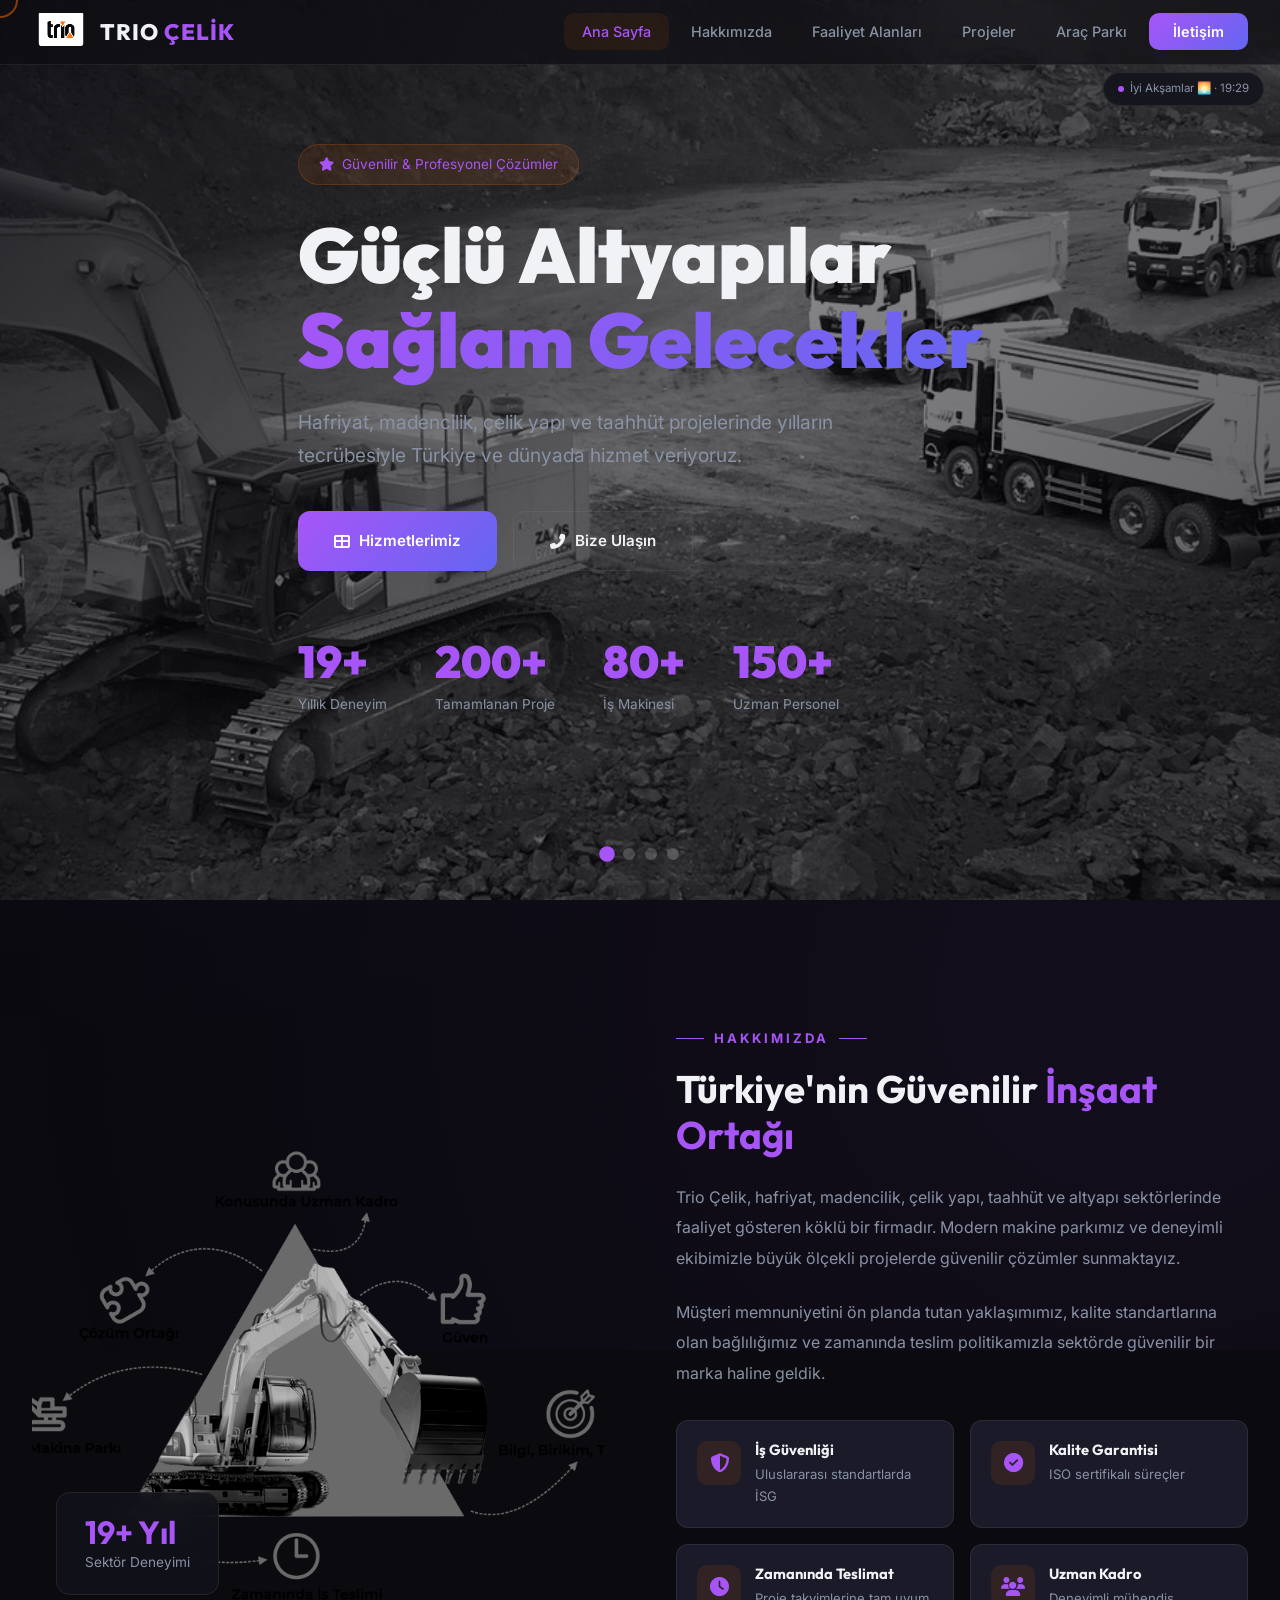
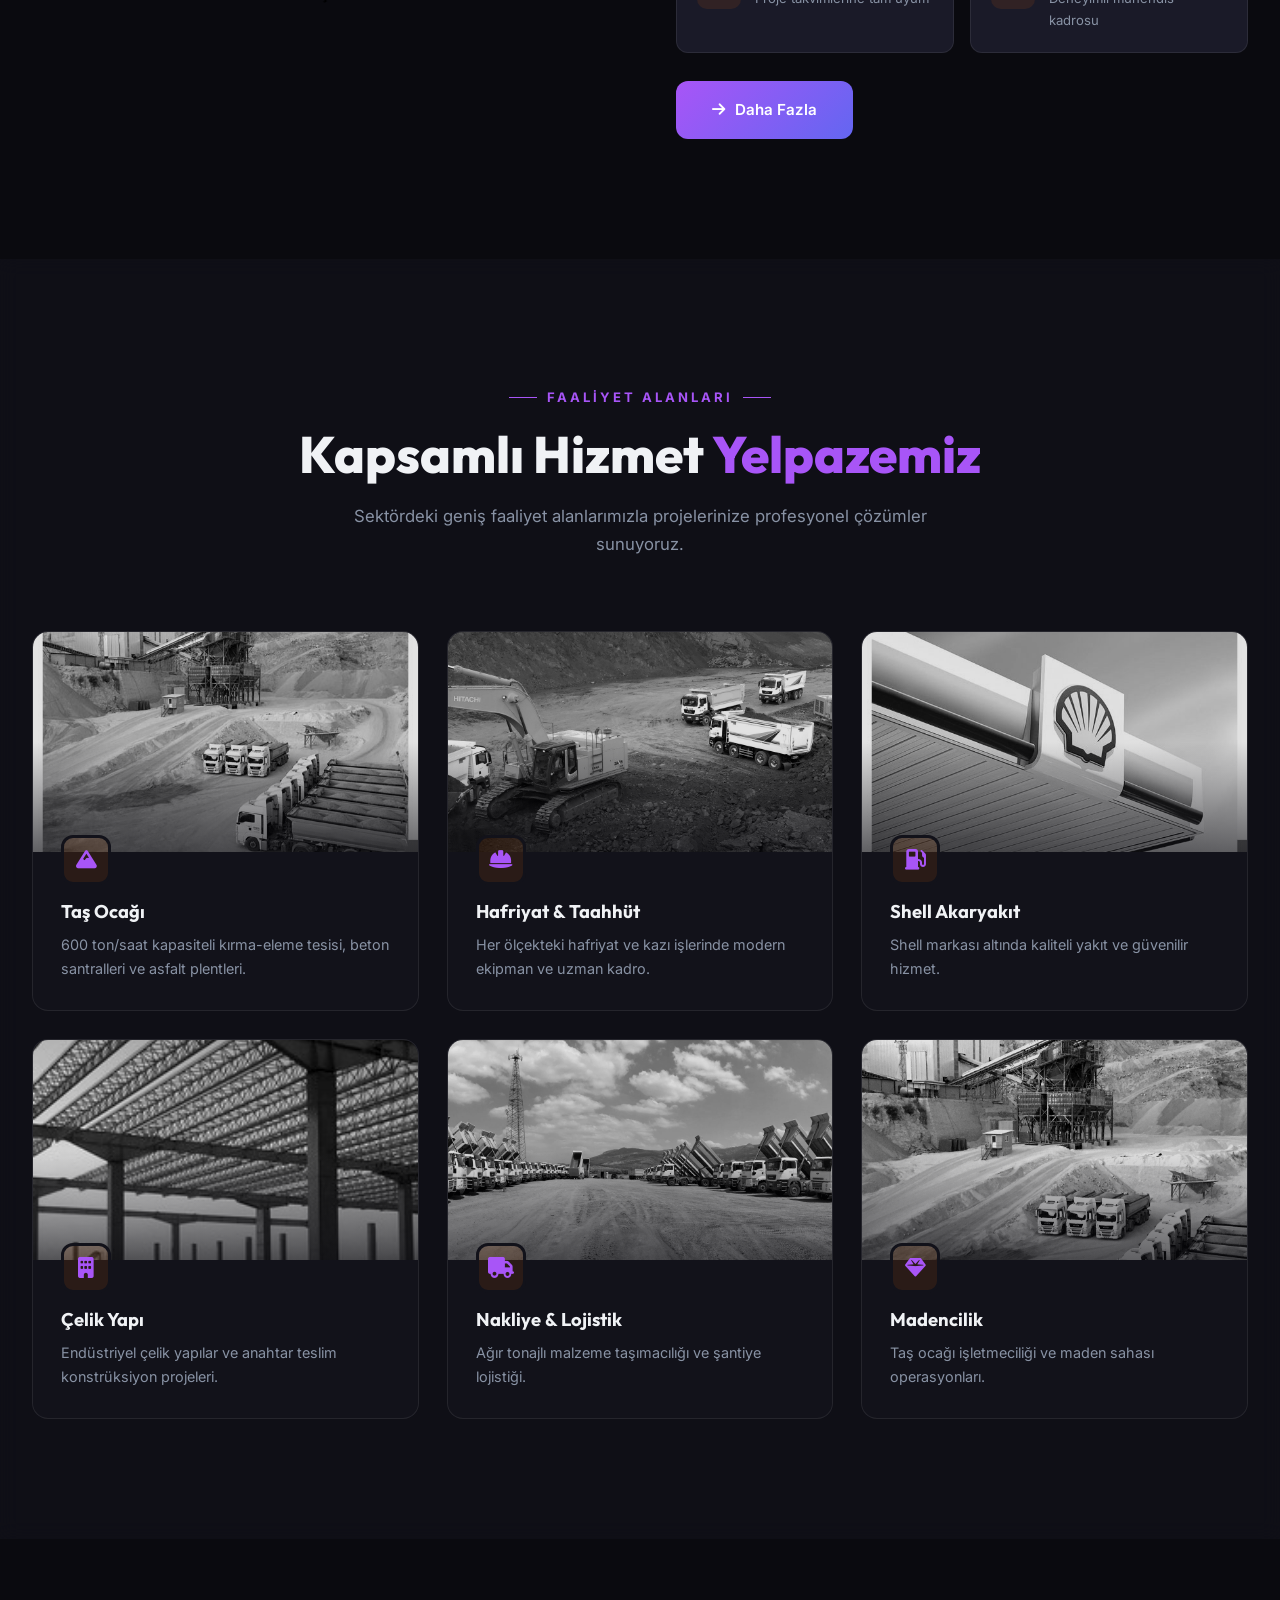
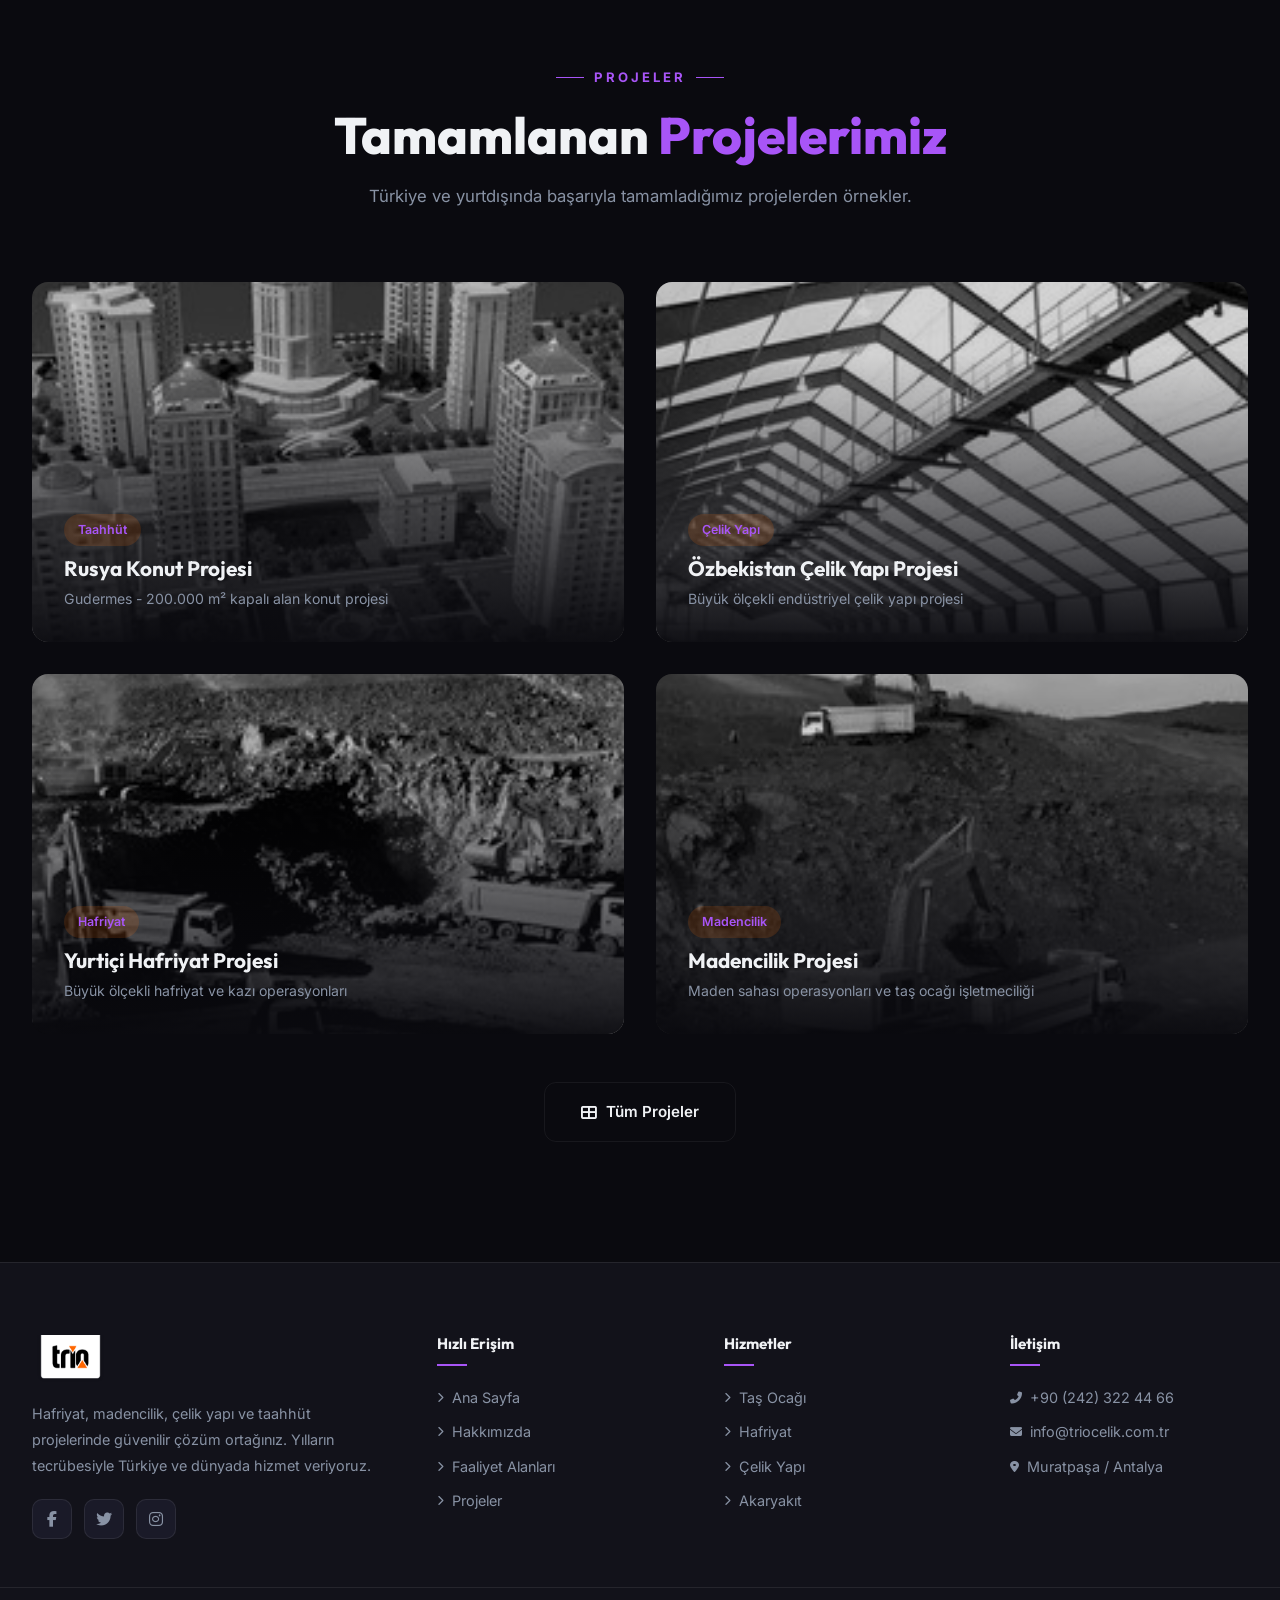
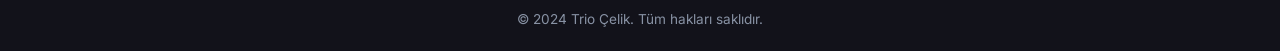
<file: index.html>
<!DOCTYPE html>
<html lang="tr">
<head>
    <meta charset="UTF-8">
    <meta name="viewport" content="width=device-width, initial-scale=1.0">
    <title>Trio Çelik | Hafriyat, Madencilik & Çelik Yapı</title>
    <meta name="description" content="Trio Çelik - Hafriyat, madencilik, çelik yapı, taahhüt ve akaryakıt sektörlerinde güvenilir çözümler. Antalya merkezli, uluslararası projeler.">
    <link rel="icon" href="images/real/logo.png" type="image/png">
    <link rel="stylesheet" href="css/main.css">
    <link rel="stylesheet" href="https://cdnjs.cloudflare.com/ajax/libs/font-awesome/6.5.1/css/all.min.css">
</head>
<body>

<!-- Flying Bricks Background -->
<div class="bricks-canvas"></div>

<!-- Preloader -->
<div id="preloader">
    <div class="loader-container">
        <img src="images/real/logo.png" alt="Trio Çelik" class="loader-logo">
        <div class="loader-bar"><div class="loader-bar-fill"></div></div>
    </div>
</div>

<!-- Navbar -->
<nav class="navbar" id="navbar">
    <div class="nav-inner">
        <a href="index.html" class="nav-logo">
            <img src="images/real/logo.png" alt="Trio Çelik Logo">
            <div class="nav-logo-text">TRIO <span>ÇELİK</span></div>
        </a>
        <ul class="nav-links" id="navLinks">
            <li><a href="index.html" class="active">Ana Sayfa</a></li>
            <li><a href="pages/hakkimizda.html">Hakkımızda</a></li>
            <li><a href="pages/faaliyet.html">Faaliyet Alanları</a></li>
            <li><a href="pages/projeler.html">Projeler</a></li>
            <li><a href="pages/arac-parki.html">Araç Parkı</a></li>
            <li><a href="pages/iletisim.html" class="nav-cta">İletişim</a></li>
        </ul>
        <button class="hamburger" id="hamburger" aria-label="Menü">
            <span></span><span></span><span></span>
        </button>
    </div>
</nav>

<!-- Hero -->
<section class="hero" id="hero">
    <div class="hero-slider">
        <div class="hero-slide active" style="background-image:url('images/real/slayt2-1.jpg')"></div>
        <div class="hero-slide" style="background-image:url('images/real/slayt3.jpg')"></div>
        <div class="hero-slide" style="background-image:url('images/real/slayt4.jpg')"></div>
        <div class="hero-slide" style="background-image:url('images/real/slayt5.jpg')"></div>
    </div>
    <div class="hero-overlay"></div>
    <div class="hero-content">
        <div class="hero-badge">
            <i class="fas fa-star"></i> Güvenilir & Profesyonel Çözümler
        </div>
        <h1>Güçlü Altyapılar<br><em>Sağlam Gelecekler</em></h1>
        <p>Hafriyat, madencilik, çelik yapı ve taahhüt projelerinde yılların tecrübesiyle Türkiye ve dünyada hizmet veriyoruz.</p>
        <div class="hero-btns">
            <a href="pages/faaliyet.html" class="btn btn-primary">
                <i class="fas fa-th-large"></i> Hizmetlerimiz
            </a>
            <a href="pages/iletisim.html" class="btn btn-outline">
                <i class="fas fa-phone-alt"></i> Bize Ulaşın
            </a>
        </div>
        <div class="hero-stats">
            <div class="hero-stat">
                <h3 id="counterYears">19+</h3>
                <p>Yıllık Deneyim</p>
            </div>
            <div class="hero-stat">
                <h3 id="counterProjects">200+</h3>
                <p>Tamamlanan Proje</p>
            </div>
            <div class="hero-stat">
                <h3 id="counterVehicles">80+</h3>
                <p>İş Makinesi</p>
            </div>
            <div class="hero-stat">
                <h3 id="counterWorkers">150+</h3>
                <p>Uzman Personel</p>
            </div>
        </div>
    </div>
    <div class="hero-slide-dots">
        <button class="hero-dot active"></button>
        <button class="hero-dot"></button>
        <button class="hero-dot"></button>
        <button class="hero-dot"></button>
    </div>
</section>

<!-- About Preview -->
<section class="section section-dark" id="about">
    <div class="container">
        <div class="about-grid">
            <div class="about-image reveal">
                <img src="images/real/hosgeldiniz1.png" alt="Trio Çelik - Güvenilir Çözüm Ortağı">
                <div class="about-image-badge">
                    <h4>19+ Yıl</h4>
                    <p>Sektör Deneyimi</p>
                </div>
            </div>
            <div class="about-text reveal">
                <div class="section-label">Hakkımızda</div>
                <h2>Türkiye'nin Güvenilir <em>İnşaat Ortağı</em></h2>
                <p>Trio Çelik, hafriyat, madencilik, çelik yapı, taahhüt ve altyapı sektörlerinde faaliyet gösteren köklü bir firmadır. Modern makine parkımız ve deneyimli ekibimizle büyük ölçekli projelerde güvenilir çözümler sunmaktayız.</p>
                <p>Müşteri memnuniyetini ön planda tutan yaklaşımımız, kalite standartlarına olan bağlılığımız ve zamanında teslim politikamızla sektörde güvenilir bir marka haline geldik.</p>
                <div class="about-features">
                    <div class="about-feature">
                        <div class="icon"><i class="fas fa-shield-alt"></i></div>
                        <div><h5>İş Güvenliği</h5><p>Uluslararası standartlarda İSG</p></div>
                    </div>
                    <div class="about-feature">
                        <div class="icon"><i class="fas fa-check-circle"></i></div>
                        <div><h5>Kalite Garantisi</h5><p>ISO sertifikalı süreçler</p></div>
                    </div>
                    <div class="about-feature">
                        <div class="icon"><i class="fas fa-clock"></i></div>
                        <div><h5>Zamanında Teslimat</h5><p>Proje takvimlerine tam uyum</p></div>
                    </div>
                    <div class="about-feature">
                        <div class="icon"><i class="fas fa-users"></i></div>
                        <div><h5>Uzman Kadro</h5><p>Deneyimli mühendis kadrosu</p></div>
                    </div>
                </div>
                <a href="pages/hakkimizda.html" class="btn btn-primary" style="margin-top:28px;">
                    <i class="fas fa-arrow-right"></i> Daha Fazla
                </a>
            </div>
        </div>
    </div>
</section>

<!-- Services Preview -->
<section class="section section-alt" id="services">
    <div class="container">
        <div class="section-header reveal">
            <div class="section-label">Faaliyet Alanları</div>
            <h2>Kapsamlı Hizmet <em>Yelpazemiz</em></h2>
            <p>Sektördeki geniş faaliyet alanlarımızla projelerinize profesyonel çözümler sunuyoruz.</p>
        </div>
        <div class="services-grid">
            <div class="service-card reveal">
                <div class="service-card-img"><img src="images/real/hak_tas.jpg" alt="Taş Ocağı"></div>
                <div class="service-card-body">
                    <div class="service-icon-badge"><i class="fas fa-mountain"></i></div>
                    <h3>Taş Ocağı</h3>
                    <p>600 ton/saat kapasiteli kırma-eleme tesisi, beton santralleri ve asfalt plentleri.</p>
                </div>
            </div>
            <div class="service-card reveal">
                <div class="service-card-img"><img src="images/real/slayt2-1.jpg" alt="Hafriyat"></div>
                <div class="service-card-body">
                    <div class="service-icon-badge"><i class="fas fa-hard-hat"></i></div>
                    <h3>Hafriyat & Taahhüt</h3>
                    <p>Her ölçekteki hafriyat ve kazı işlerinde modern ekipman ve uzman kadro.</p>
                </div>
            </div>
            <div class="service-card reveal">
                <div class="service-card-img"><img src="images/real/hak_she.jpg" alt="Akaryakıt"></div>
                <div class="service-card-body">
                    <div class="service-icon-badge"><i class="fas fa-gas-pump"></i></div>
                    <h3>Shell Akaryakıt</h3>
                    <p>Shell markası altında kaliteli yakıt ve güvenilir hizmet.</p>
                </div>
            </div>
            <div class="service-card reveal">
                <div class="service-card-img"><img src="images/real/oz_01_grid.jpg" alt="Çelik Yapı"></div>
                <div class="service-card-body">
                    <div class="service-icon-badge"><i class="fas fa-building"></i></div>
                    <h3>Çelik Yapı</h3>
                    <p>Endüstriyel çelik yapılar ve anahtar teslim konstrüksiyon projeleri.</p>
                </div>
            </div>
            <div class="service-card reveal">
                <div class="service-card-img"><img src="images/real/slayt4.jpg" alt="Nakliye"></div>
                <div class="service-card-body">
                    <div class="service-icon-badge"><i class="fas fa-truck"></i></div>
                    <h3>Nakliye & Lojistik</h3>
                    <p>Ağır tonajlı malzeme taşımacılığı ve şantiye lojistiği.</p>
                </div>
            </div>
            <div class="service-card reveal">
                <div class="service-card-img"><img src="images/real/slayt3.jpg" alt="Madencilik"></div>
                <div class="service-card-body">
                    <div class="service-icon-badge"><i class="fas fa-gem"></i></div>
                    <h3>Madencilik</h3>
                    <p>Taş ocağı işletmeciliği ve maden sahası operasyonları.</p>
                </div>
            </div>
        </div>
    </div>
</section>

<!-- Projects Preview -->
<section class="section section-dark" id="projects">
    <div class="container">
        <div class="section-header reveal">
            <div class="section-label">Projeler</div>
            <h2>Tamamlanan <em>Projelerimiz</em></h2>
            <p>Türkiye ve yurtdışında başarıyla tamamladığımız projelerden örnekler.</p>
        </div>
        <div class="projects-grid">
            <div class="project-card reveal">
                <img src="images/real/ru_01_grid.jpg" alt="Rusya Konut Projesi">
                <div class="project-overlay">
                    <span class="project-tag">Taahhüt</span>
                    <h3>Rusya Konut Projesi</h3>
                    <p>Gudermes - 200.000 m² kapalı alan konut projesi</p>
                </div>
            </div>
            <div class="project-card reveal">
                <img src="images/real/oz_02_grid.jpg" alt="Özbekistan Çelik Yapı">
                <div class="project-overlay">
                    <span class="project-tag">Çelik Yapı</span>
                    <h3>Özbekistan Çelik Yapı Projesi</h3>
                    <p>Büyük ölçekli endüstriyel çelik yapı projesi</p>
                </div>
            </div>
            <div class="project-card reveal">
                <img src="images/real/ii_01_grid.jpg" alt="Yurtiçi Hafriyat">
                <div class="project-overlay">
                    <span class="project-tag">Hafriyat</span>
                    <h3>Yurtiçi Hafriyat Projesi</h3>
                    <p>Büyük ölçekli hafriyat ve kazı operasyonları</p>
                </div>
            </div>
            <div class="project-card reveal">
                <img src="images/real/ii1_01_grid.jpg" alt="Madencilik Projesi">
                <div class="project-overlay">
                    <span class="project-tag">Madencilik</span>
                    <h3>Madencilik Projesi</h3>
                    <p>Maden sahası operasyonları ve taş ocağı işletmeciliği</p>
                </div>
            </div>
        </div>
        <div style="text-align:center;margin-top:48px;">
            <a href="pages/projeler.html" class="btn btn-outline reveal">
                <i class="fas fa-th-large"></i> Tüm Projeler
            </a>
        </div>
    </div>
</section>

<!-- Footer -->
<footer class="footer">
    <div class="container">
        <div class="footer-grid">
            <div class="footer-brand">
                <img src="images/real/logo.png" alt="Trio Çelik" style="height:50px;">
                <p>Hafriyat, madencilik, çelik yapı ve taahhüt projelerinde güvenilir çözüm ortağınız. Yılların tecrübesiyle Türkiye ve dünyada hizmet veriyoruz.</p>
                <div class="footer-social">
                    <a href="https://www.facebook.com/triocelik" target="_blank"><i class="fab fa-facebook-f"></i></a>
                    <a href="https://twitter.com/triocelik" target="_blank"><i class="fab fa-twitter"></i></a>
                    <a href="https://www.instagram.com/triocelik" target="_blank"><i class="fab fa-instagram"></i></a>
                </div>
            </div>
            <div class="footer-col">
                <h4>Hızlı Erişim</h4>
                <ul>
                    <li><a href="index.html"><i class="fas fa-chevron-right" style="font-size:0.65rem"></i> Ana Sayfa</a></li>
                    <li><a href="pages/hakkimizda.html"><i class="fas fa-chevron-right" style="font-size:0.65rem"></i> Hakkımızda</a></li>
                    <li><a href="pages/faaliyet.html"><i class="fas fa-chevron-right" style="font-size:0.65rem"></i> Faaliyet Alanları</a></li>
                    <li><a href="pages/projeler.html"><i class="fas fa-chevron-right" style="font-size:0.65rem"></i> Projeler</a></li>
                </ul>
            </div>
            <div class="footer-col">
                <h4>Hizmetler</h4>
                <ul>
                    <li><a href="pages/faaliyet.html"><i class="fas fa-chevron-right" style="font-size:0.65rem"></i> Taş Ocağı</a></li>
                    <li><a href="pages/faaliyet.html"><i class="fas fa-chevron-right" style="font-size:0.65rem"></i> Hafriyat</a></li>
                    <li><a href="pages/faaliyet.html"><i class="fas fa-chevron-right" style="font-size:0.65rem"></i> Çelik Yapı</a></li>
                    <li><a href="pages/faaliyet.html"><i class="fas fa-chevron-right" style="font-size:0.65rem"></i> Akaryakıt</a></li>
                </ul>
            </div>
            <div class="footer-col">
                <h4>İletişim</h4>
                <ul>
                    <li><a href="tel:+902423224466"><i class="fas fa-phone-alt" style="font-size:0.75rem"></i> +90 (242) 322 44 66</a></li>
                    <li><a href="mailto:info@triocelik.com.tr"><i class="fas fa-envelope" style="font-size:0.75rem"></i> info@triocelik.com.tr</a></li>
                    <li><a href="pages/iletisim.html"><i class="fas fa-map-marker-alt" style="font-size:0.75rem"></i> Muratpaşa / Antalya</a></li>
                </ul>
            </div>
        </div>
    </div>
    <div class="footer-bottom">
        <div class="container">
            <p>&copy; 2024 Trio Çelik. Tüm hakları saklıdır.</p>
        </div>
    </div>
</footer>

<button class="scroll-top" id="scrollTop" aria-label="Yukarı çık">
    <i class="fas fa-chevron-up"></i>
</button>

<script src="js/main.js"></script>
</body>
</html>
</file>
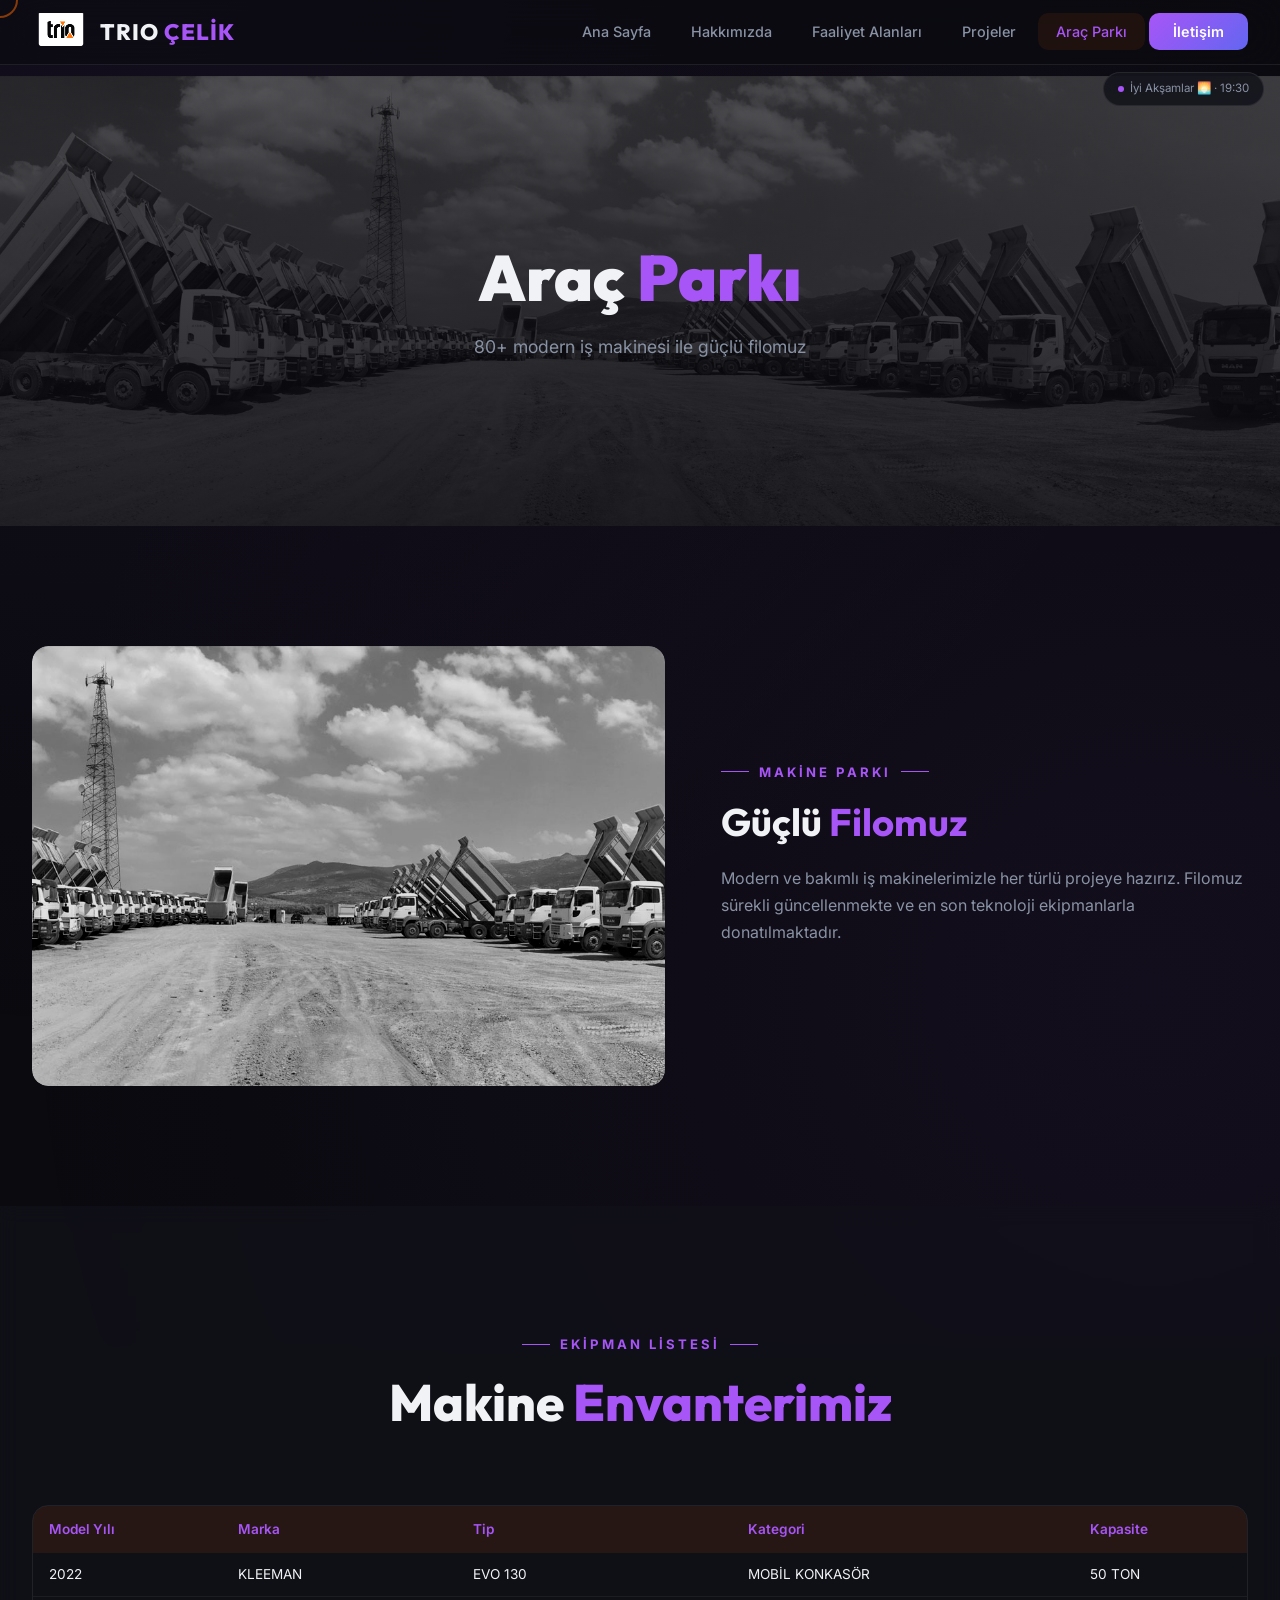
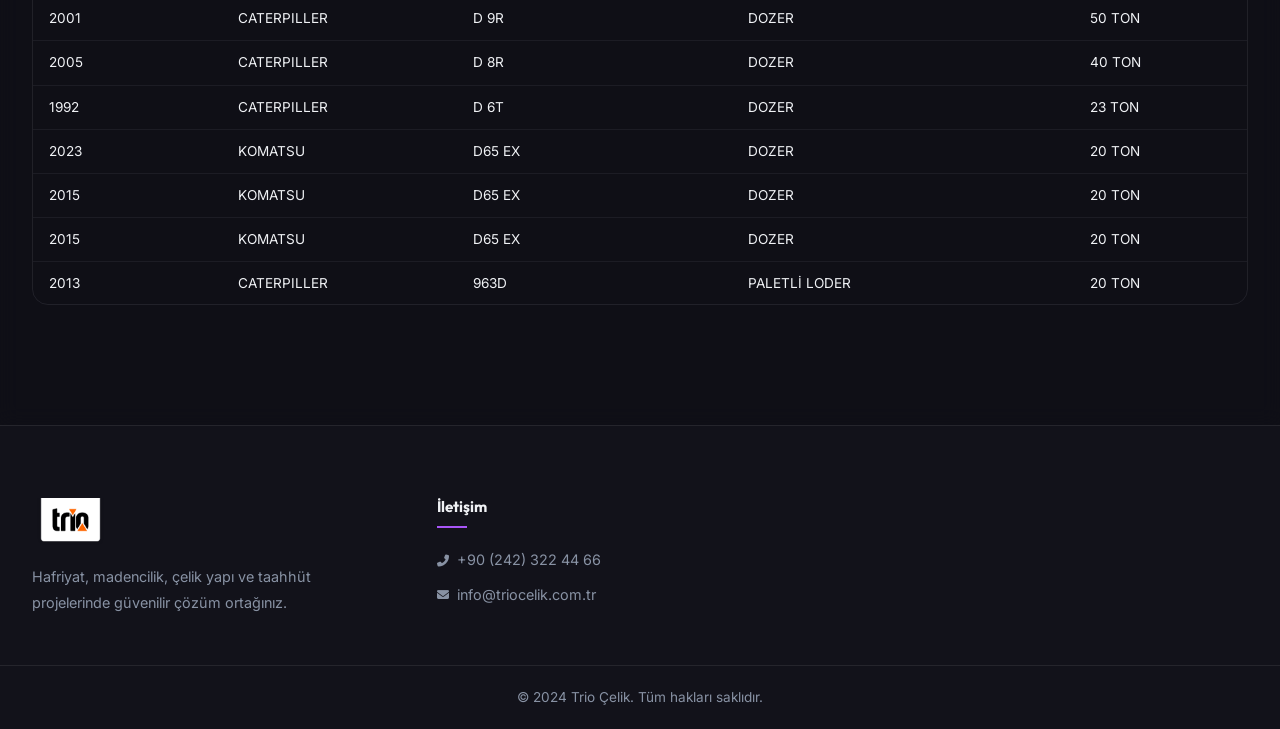
<file: pages/arac-parki.html>
<!DOCTYPE html>
<html lang="tr">
<head>
    <meta charset="UTF-8">
    <meta name="viewport" content="width=device-width, initial-scale=1.0">
    <title>Araç Parkı | Trio Çelik</title>
    <link rel="icon" href="../images/real/logo.png" type="image/png">
    <link rel="stylesheet" href="../css/main.css">
    <link rel="stylesheet" href="https://cdnjs.cloudflare.com/ajax/libs/font-awesome/6.5.1/css/all.min.css">
</head>
<body>
<div class="bricks-canvas"></div>
<nav class="navbar" id="navbar">
    <div class="nav-inner">
        <a href="../index.html" class="nav-logo"><img src="../images/real/logo.png" alt="Trio"><div class="nav-logo-text">TRIO <span>ÇELİK</span></div></a>
        <ul class="nav-links" id="navLinks">
            <li><a href="../index.html">Ana Sayfa</a></li>
            <li><a href="hakkimizda.html">Hakkımızda</a></li>
            <li><a href="faaliyet.html">Faaliyet Alanları</a></li>
            <li><a href="projeler.html">Projeler</a></li>
            <li><a href="arac-parki.html" class="active">Araç Parkı</a></li>
            <li><a href="iletisim.html" class="nav-cta">İletişim</a></li>
        </ul>
        <button class="hamburger" id="hamburger" aria-label="Menü"><span></span><span></span><span></span></button>
    </div>
</nav>
<div class="page-header">
    <div class="page-header-bg" style="background-image:url('../images/real/slayt4.jpg')"></div>
    <div class="page-header-overlay"></div>
    <div class="page-header-content"><h1>Araç <em>Parkı</em></h1><p>80+ modern iş makinesi ile güçlü filomuz</p></div>
</div>

<section class="section section-dark">
    <div class="container">
        <div class="fleet-showcase">
            <div class="fleet-image reveal">
                <img src="../images/real/slayt4.jpg" alt="Trio Çelik Araç Parkı">
            </div>
            <div class="fleet-info reveal">
                <div class="section-label">Makine Parkı</div>
                <h2>Güçlü <em>Filomuz</em></h2>
                <p>Modern ve bakımlı iş makinelerimizle her türlü projeye hazırız. Filomuz sürekli güncellenmekte ve en son teknoloji ekipmanlarla donatılmaktadır.</p>
            </div>
        </div>
    </div>
</section>

<section class="section section-alt">
    <div class="container">
        <div class="section-header reveal">
            <div class="section-label">Ekipman Listesi</div>
            <h2>Makine <em>Envanterimiz</em></h2>
        </div>
        <div class="fleet-table-wrap reveal">
            <table class="fleet-table">
                <thead>
                    <tr><th>Model Yılı</th><th>Marka</th><th>Tip</th><th>Kategori</th><th>Kapasite</th></tr>
                </thead>
                <tbody>
                    <tr><td>2022</td><td>KLEEMAN</td><td>EVO 130</td><td>MOBİL KONKASÖR</td><td>50 TON</td></tr>
                    <tr><td>2001</td><td>CATERPILLER</td><td>D 9R</td><td>DOZER</td><td>50 TON</td></tr>
                    <tr><td>2005</td><td>CATERPILLER</td><td>D 8R</td><td>DOZER</td><td>40 TON</td></tr>
                    <tr><td>1992</td><td>CATERPILLER</td><td>D 6T</td><td>DOZER</td><td>23 TON</td></tr>
                    <tr><td>2023</td><td>KOMATSU</td><td>D65 EX</td><td>DOZER</td><td>20 TON</td></tr>
                    <tr><td>2015</td><td>KOMATSU</td><td>D65 EX</td><td>DOZER</td><td>20 TON</td></tr>
                    <tr><td>2015</td><td>KOMATSU</td><td>D65 EX</td><td>DOZER</td><td>20 TON</td></tr>
                    <tr><td>2013</td><td>CATERPILLER</td><td>963D</td><td>PALETLİ LODER</td><td>20 TON</td></tr>
                    <tr><td>2007</td><td>SANDVIK</td><td>RANGER DX700</td><td>KAYA DELİCİ</td><td>15 TON</td></tr>
                    <tr><td>2009</td><td>CATERPILLER</td><td>160M</td><td>GREYDER</td><td>20 TON</td></tr>
                    <tr><td>2011</td><td>CATERPILLER</td><td>140M</td><td>GREYDER</td><td>18 TON</td></tr>
                    <tr><td>2022</td><td>JOHN-DEERE</td><td>670GP</td><td>GREYDER</td><td>18 TON</td></tr>
                    <tr><td>2022</td><td>JOHN-DEERE</td><td>670GP</td><td>GREYDER</td><td>18 TON</td></tr>
                    <tr><td>2002</td><td>CATERPILLER</td><td>140H</td><td>GREYDER</td><td>15 TON</td></tr>
                    <tr><td>2001</td><td>CATERPILLER</td><td>140H</td><td>GREYDER</td><td>15 TON</td></tr>
                    <tr><td>2022</td><td>HAMM</td><td>BD 3516</td><td>TOPRAK SİLİNDİRİ</td><td>16 TON</td></tr>
                    <tr><td>2022</td><td>HAMM</td><td>BD 3516</td><td>TOPRAK SİLİNDİRİ</td><td>16 TON</td></tr>
                    <tr><td>2022</td><td>HAMM</td><td>BD 3516</td><td>TOPRAK SİLİNDİRİ</td><td>16 TON</td></tr>
                    <tr><td>2022</td><td>HAMM</td><td>BD 3516</td><td>TOPRAK SİLİNDİRİ</td><td>16 TON</td></tr>
                    <tr><td>2018</td><td>AMMAN</td><td>ASC150</td><td>TOPRAK SİLİNDİRİ</td><td>13 TON</td></tr>
                    <tr><td>2018</td><td>AMMAN</td><td>ASC110</td><td>TOPRAK SİLİNDİRİ</td><td>11 TON</td></tr>
                    <tr><td>2022</td><td>AMMAN</td><td>AP240</td><td>VABİL SİLİNDİR</td><td>24 TON</td></tr>
                    <tr><td>2016</td><td>AMMAN</td><td>AP240</td><td>VABİL SİLİNDİR</td><td>24 TON</td></tr>
                    <tr><td>2017</td><td>AMMAN</td><td>AV130</td><td>ASFALT SİLİNDİRİ</td><td>13 TON</td></tr>
                    <tr><td>2017</td><td>AMMAN</td><td>AV130</td><td>ASFALT SİLİNDİRİ</td><td>13 TON</td></tr>
                    <tr><td>2020</td><td>HITACHI</td><td>ZAXIS690 LCH-3</td><td>PALETLİ EKSKAVATÖR</td><td>70 TON</td></tr>
                    <tr><td>2019</td><td>HITACHI</td><td>ZAXIS690 LCH-3</td><td>PALETLİ EKSKAVATÖR</td><td>70 TON</td></tr>
                </tbody>
            </table>
        </div>
    </div>
</section>

<footer class="footer">
    <div class="container"><div class="footer-grid">
        <div class="footer-brand"><img src="../images/real/logo.png" alt="Trio" style="height:50px;"><p>Hafriyat, madencilik, çelik yapı ve taahhüt projelerinde güvenilir çözüm ortağınız.</p></div>
        <div class="footer-col"><h4>İletişim</h4><ul>
            <li><a href="tel:+902423224466"><i class="fas fa-phone-alt" style="font-size:0.75rem"></i> +90 (242) 322 44 66</a></li>
            <li><a href="mailto:info@triocelik.com.tr"><i class="fas fa-envelope" style="font-size:0.75rem"></i> info@triocelik.com.tr</a></li>
        </ul></div>
    </div></div>
    <div class="footer-bottom"><div class="container"><p>&copy; 2024 Trio Çelik. Tüm hakları saklıdır.</p></div></div>
</footer>
<button class="scroll-top" id="scrollTop" aria-label="Yukarı çık"><i class="fas fa-chevron-up"></i></button>
<script src="../js/main.js"></script>
</body>
</html>
</file>
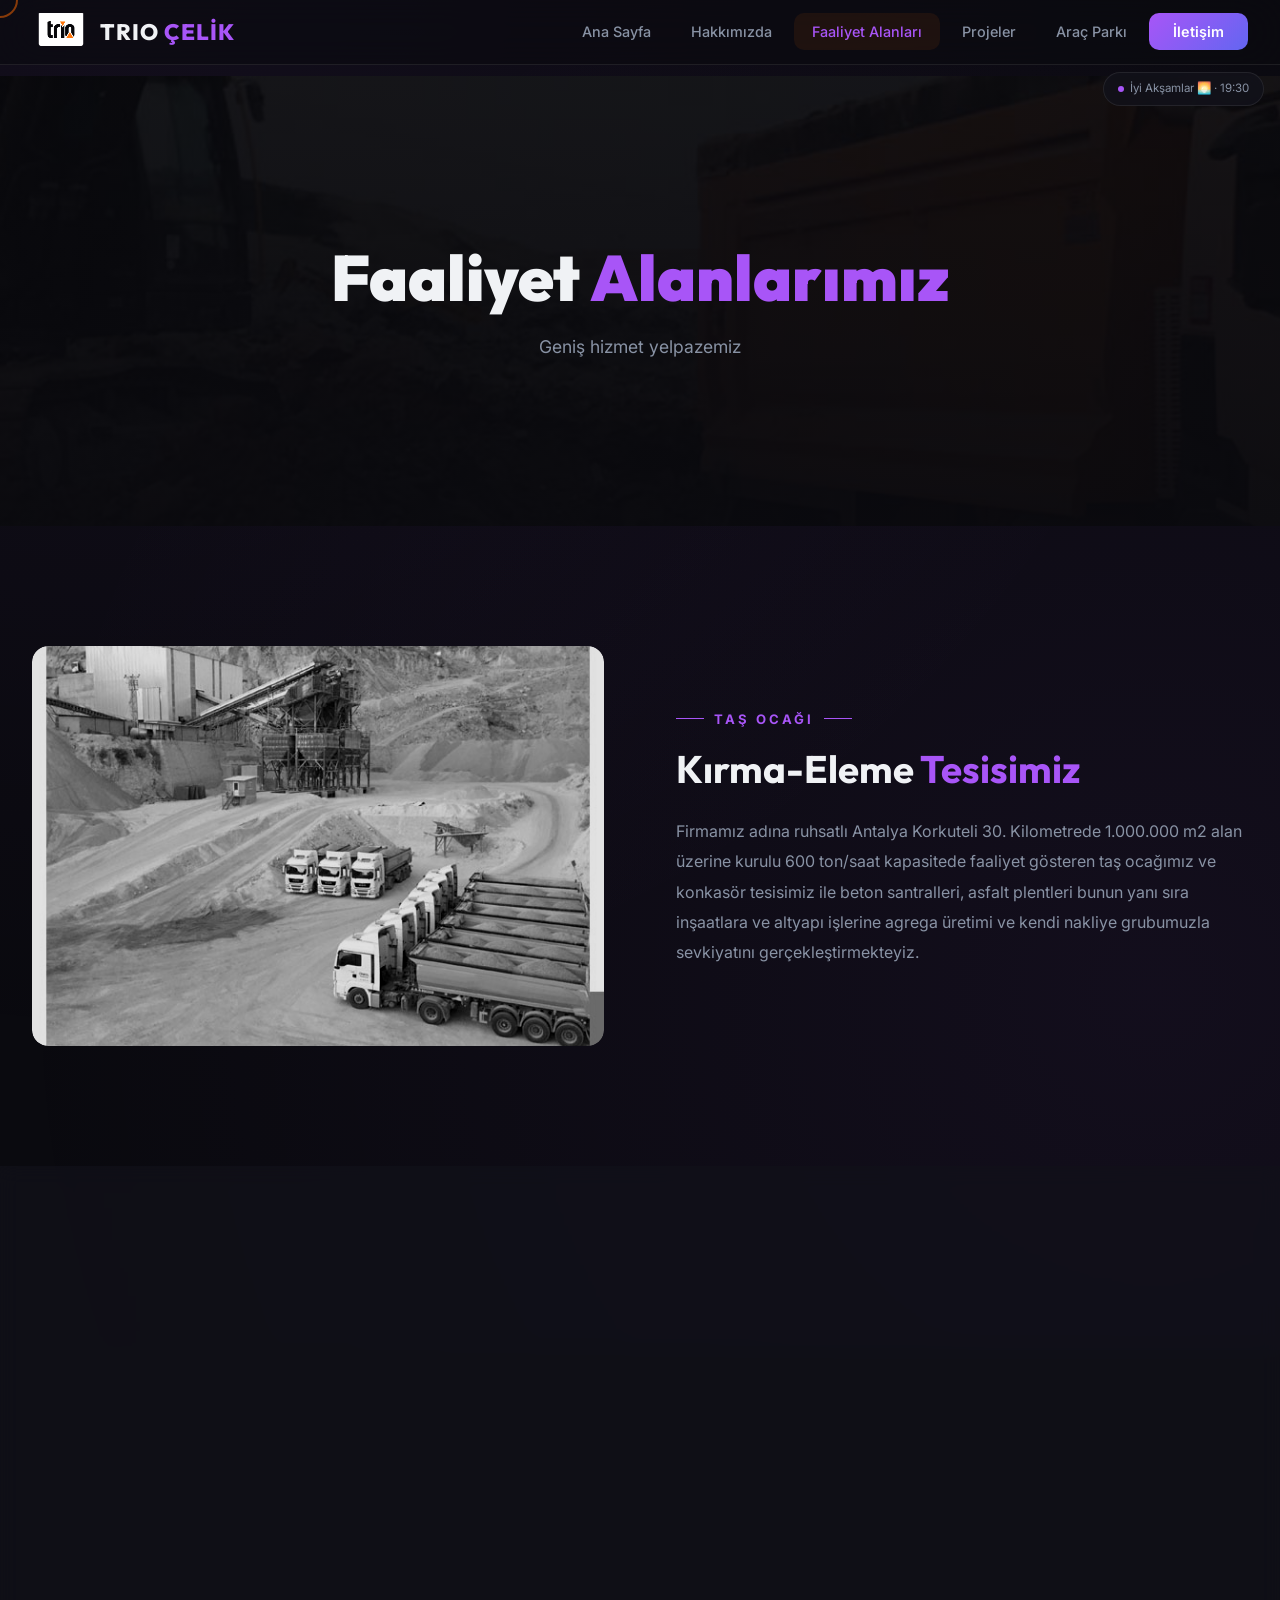
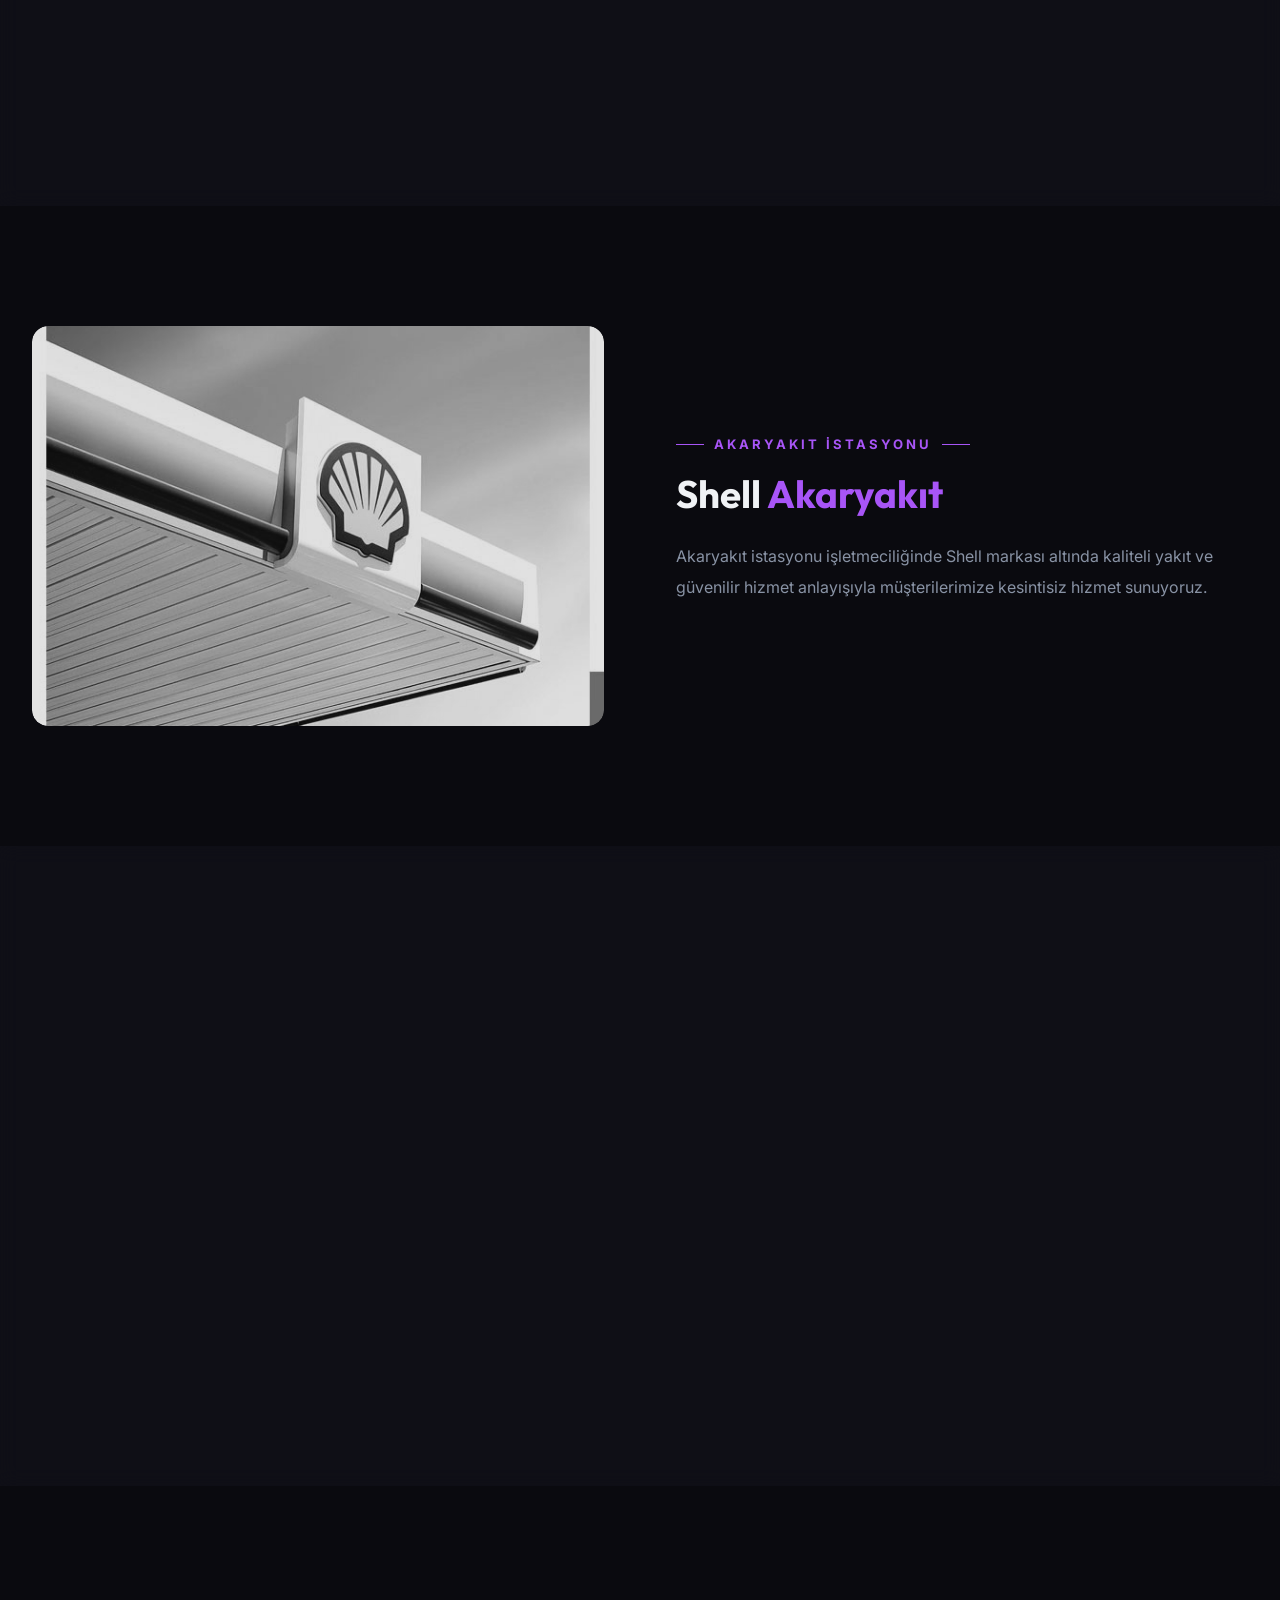
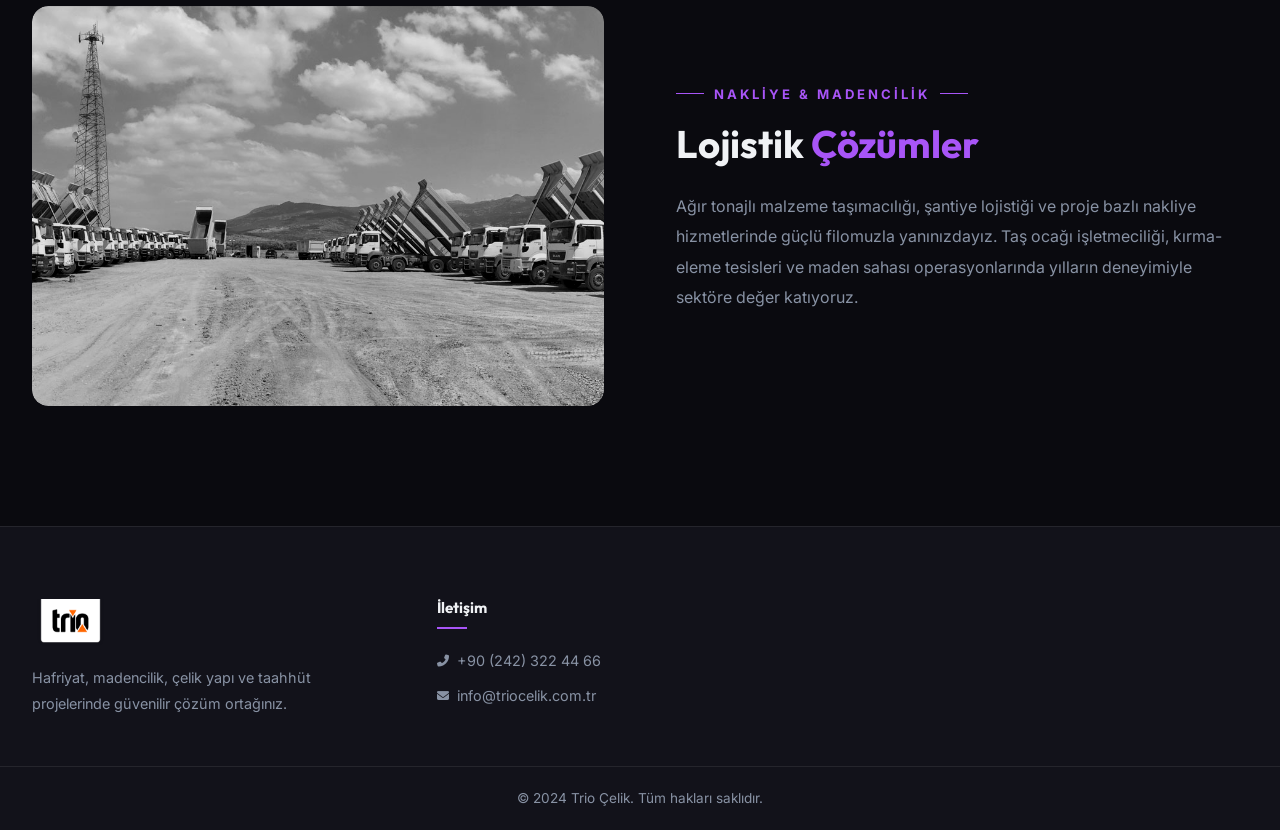
<file: pages/faaliyet.html>
<!DOCTYPE html>
<html lang="tr">
<head>
    <meta charset="UTF-8">
    <meta name="viewport" content="width=device-width, initial-scale=1.0">
    <title>Faaliyet Alanları | Trio Çelik</title>
    <link rel="icon" href="../images/real/logo.png" type="image/png">
    <link rel="stylesheet" href="../css/main.css">
    <link rel="stylesheet" href="https://cdnjs.cloudflare.com/ajax/libs/font-awesome/6.5.1/css/all.min.css">
</head>
<body>
<div class="bricks-canvas"></div>
<nav class="navbar" id="navbar">
    <div class="nav-inner">
        <a href="../index.html" class="nav-logo"><img src="../images/real/logo.png" alt="Trio"><div class="nav-logo-text">TRIO <span>ÇELİK</span></div></a>
        <ul class="nav-links" id="navLinks">
            <li><a href="../index.html">Ana Sayfa</a></li>
            <li><a href="hakkimizda.html">Hakkımızda</a></li>
            <li><a href="faaliyet.html" class="active">Faaliyet Alanları</a></li>
            <li><a href="projeler.html">Projeler</a></li>
            <li><a href="arac-parki.html">Araç Parkı</a></li>
            <li><a href="iletisim.html" class="nav-cta">İletişim</a></li>
        </ul>
        <button class="hamburger" id="hamburger" aria-label="Menü"><span></span><span></span><span></span></button>
    </div>
</nav>
<div class="page-header">
    <div class="page-header-bg" style="background-image:url('../images/real/hakkimizda_banner.jpg')"></div>
    <div class="page-header-overlay"></div>
    <div class="page-header-content"><h1>Faaliyet <em>Alanlarımız</em></h1><p>Geniş hizmet yelpazemiz</p></div>
</div>

<!-- Taş Ocağı -->
<section class="section section-dark">
    <div class="container">
        <div class="about-grid">
            <div class="about-image reveal"><img src="../images/real/hak_tas.jpg" alt="Taş Ocağı" style="height:400px;"></div>
            <div class="about-text reveal">
                <div class="section-label">Taş Ocağı</div>
                <h2>Kırma-Eleme <em>Tesisimiz</em></h2>
                <p>Firmamız adına ruhsatlı Antalya Korkuteli 30. Kilometrede 1.000.000 m2 alan üzerine kurulu 600 ton/saat kapasitede faaliyet gösteren taş ocağımız ve konkasör tesisimiz ile beton santralleri, asfalt plentleri bunun yanı sıra inşaatlara ve altyapı işlerine agrega üretimi ve kendi nakliye grubumuzla sevkiyatını gerçekleştirmekteyiz.</p>
            </div>
        </div>
    </div>
</section>

<!-- Hafriyat -->
<section class="section section-alt">
    <div class="container">
        <div class="about-grid" style="direction:rtl;">
            <div class="about-text reveal" style="direction:ltr;">
                <div class="section-label">Hafriyat & Taahhüt</div>
                <h2>Büyük Ölçekli <em>Hafriyat İşleri</em></h2>
                <p>Her ölçekteki hafriyat, kazı ve dolgu işlerinde modern ekipmanlarımız ve uzman kadromuzla güvenilir, hızlı ve ekonomik çözümler sunuyoruz. Yol yapımı, baraj, tünel ve büyük ölçekli altyapı projelerinde uluslararası standartlarda hizmet veriyoruz.</p>
            </div>
            <div class="about-image reveal" style="direction:ltr;"><img src="../images/real/slayt2-1.jpg" alt="Hafriyat" style="height:400px;"></div>
        </div>
    </div>
</section>

<!-- Shell -->
<section class="section section-dark">
    <div class="container">
        <div class="about-grid">
            <div class="about-image reveal"><img src="../images/real/hak_she.jpg" alt="Shell Akaryakıt" style="height:400px;"></div>
            <div class="about-text reveal">
                <div class="section-label">Akaryakıt İstasyonu</div>
                <h2>Shell <em>Akaryakıt</em></h2>
                <p>Akaryakıt istasyonu işletmeciliğinde Shell markası altında kaliteli yakıt ve güvenilir hizmet anlayışıyla müşterilerimize kesintisiz hizmet sunuyoruz.</p>
            </div>
        </div>
    </div>
</section>

<!-- Çelik Yapı -->
<section class="section section-alt">
    <div class="container">
        <div class="about-grid" style="direction:rtl;">
            <div class="about-text reveal" style="direction:ltr;">
                <div class="section-label">Çelik Yapı</div>
                <h2>Çelik Yapı & <em>Konstrüksiyon</em></h2>
                <p>Endüstriyel çelik yapılar, fabrika binaları, depolama tesisleri ve özel çelik konstrüksiyon projelerinde anahtar teslim çözümler sunuyoruz.</p>
            </div>
            <div class="about-image reveal" style="direction:ltr;"><img src="../images/real/oz_01_grid.jpg" alt="Çelik Yapı" style="height:400px;"></div>
        </div>
    </div>
</section>

<!-- Nakliye & Madencilik -->
<section class="section section-dark">
    <div class="container">
        <div class="about-grid">
            <div class="about-image reveal"><img src="../images/real/slayt4.jpg" alt="Nakliye" style="height:400px;"></div>
            <div class="about-text reveal">
                <div class="section-label">Nakliye & Madencilik</div>
                <h2>Lojistik <em>Çözümler</em></h2>
                <p>Ağır tonajlı malzeme taşımacılığı, şantiye lojistiği ve proje bazlı nakliye hizmetlerinde güçlü filomuzla yanınızdayız. Taş ocağı işletmeciliği, kırma-eleme tesisleri ve maden sahası operasyonlarında yılların deneyimiyle sektöre değer katıyoruz.</p>
            </div>
        </div>
    </div>
</section>

<footer class="footer">
    <div class="container"><div class="footer-grid">
        <div class="footer-brand"><img src="../images/real/logo.png" alt="Trio" style="height:50px;"><p>Hafriyat, madencilik, çelik yapı ve taahhüt projelerinde güvenilir çözüm ortağınız.</p></div>
        <div class="footer-col"><h4>İletişim</h4><ul>
            <li><a href="tel:+902423224466"><i class="fas fa-phone-alt" style="font-size:0.75rem"></i> +90 (242) 322 44 66</a></li>
            <li><a href="mailto:info@triocelik.com.tr"><i class="fas fa-envelope" style="font-size:0.75rem"></i> info@triocelik.com.tr</a></li>
        </ul></div>
    </div></div>
    <div class="footer-bottom"><div class="container"><p>&copy; 2024 Trio Çelik. Tüm hakları saklıdır.</p></div></div>
</footer>
<button class="scroll-top" id="scrollTop" aria-label="Yukarı çık"><i class="fas fa-chevron-up"></i></button>
<script src="../js/main.js"></script>
</body>
</html>
</file>
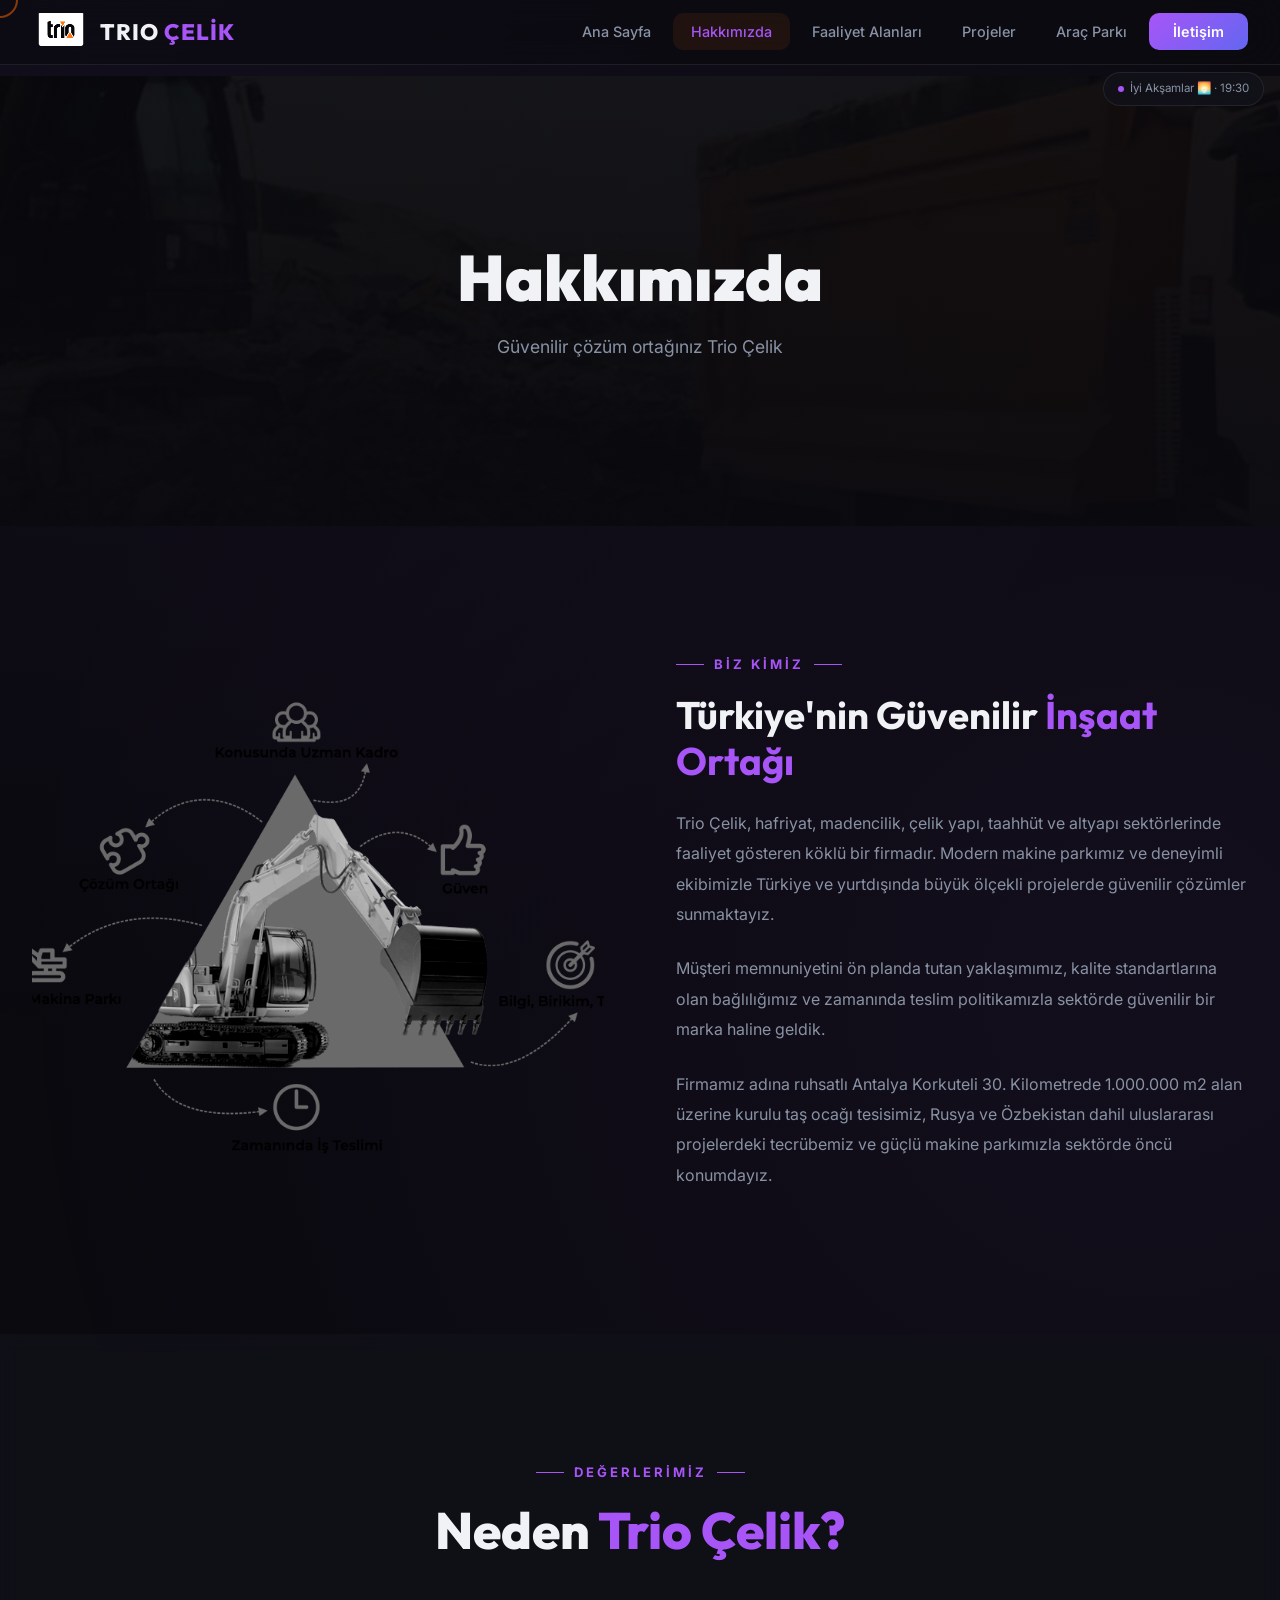
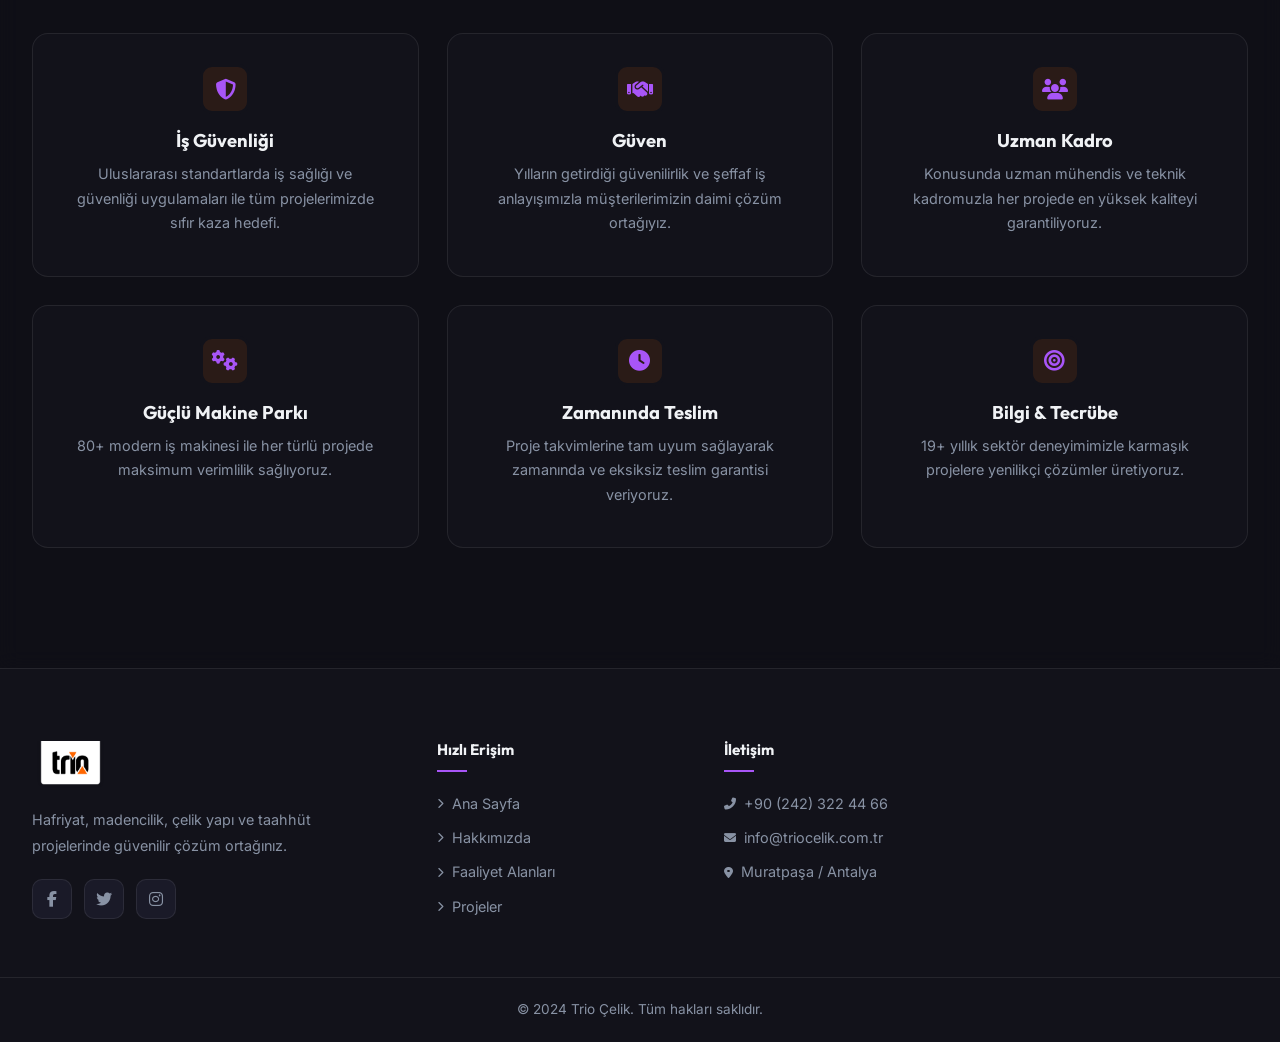
<file: pages/hakkimizda.html>
<!DOCTYPE html>
<html lang="tr">
<head>
    <meta charset="UTF-8">
    <meta name="viewport" content="width=device-width, initial-scale=1.0">
    <title>Hakkımızda | Trio Çelik</title>
    <meta name="description" content="Trio Çelik hakkında - Hafriyat, madencilik, çelik yapı ve taahhüt sektörlerinde 19+ yıllık deneyim.">
    <link rel="icon" href="../images/real/logo.png" type="image/png">
    <link rel="stylesheet" href="../css/main.css">
    <link rel="stylesheet" href="https://cdnjs.cloudflare.com/ajax/libs/font-awesome/6.5.1/css/all.min.css">
</head>
<body>
<div class="bricks-canvas"></div>
<nav class="navbar" id="navbar">
    <div class="nav-inner">
        <a href="../index.html" class="nav-logo">
            <img src="../images/real/logo.png" alt="Trio Çelik Logo">
            <div class="nav-logo-text">TRIO <span>ÇELİK</span></div>
        </a>
        <ul class="nav-links" id="navLinks">
            <li><a href="../index.html">Ana Sayfa</a></li>
            <li><a href="hakkimizda.html" class="active">Hakkımızda</a></li>
            <li><a href="faaliyet.html">Faaliyet Alanları</a></li>
            <li><a href="projeler.html">Projeler</a></li>
            <li><a href="arac-parki.html">Araç Parkı</a></li>
            <li><a href="iletisim.html" class="nav-cta">İletişim</a></li>
        </ul>
        <button class="hamburger" id="hamburger" aria-label="Menü"><span></span><span></span><span></span></button>
    </div>
</nav>

<div class="page-header">
    <div class="page-header-bg" style="background-image:url('../images/real/hakkimizda_banner.jpg')"></div>
    <div class="page-header-overlay"></div>
    <div class="page-header-content">
        <h1>Hakkımızda</h1>
        <p>Güvenilir çözüm ortağınız Trio Çelik</p>
    </div>
</div>

<section class="section section-dark">
    <div class="container">
        <div class="about-grid">
            <div class="about-image reveal">
                <img src="../images/real/hosgeldiniz1.png" alt="Trio Çelik">
            </div>
            <div class="about-text reveal">
                <div class="section-label">Biz Kimiz</div>
                <h2>Türkiye'nin Güvenilir <em>İnşaat Ortağı</em></h2>
                <p>Trio Çelik, hafriyat, madencilik, çelik yapı, taahhüt ve altyapı sektörlerinde faaliyet gösteren köklü bir firmadır. Modern makine parkımız ve deneyimli ekibimizle Türkiye ve yurtdışında büyük ölçekli projelerde güvenilir çözümler sunmaktayız.</p>
                <p>Müşteri memnuniyetini ön planda tutan yaklaşımımız, kalite standartlarına olan bağlılığımız ve zamanında teslim politikamızla sektörde güvenilir bir marka haline geldik.</p>
                <p>Firmamız adına ruhsatlı Antalya Korkuteli 30. Kilometrede 1.000.000 m2 alan üzerine kurulu taş ocağı tesisimiz, Rusya ve Özbekistan dahil uluslararası projelerdeki tecrübemiz ve güçlü makine parkımızla sektörde öncü konumdayız.</p>
            </div>
        </div>
    </div>
</section>

<section class="section section-alt">
    <div class="container">
        <div class="section-header reveal">
            <div class="section-label">Değerlerimiz</div>
            <h2>Neden <em>Trio Çelik?</em></h2>
        </div>
        <div class="services-grid">
            <div class="service-card reveal" style="border:1px solid var(--glass-border);">
                <div class="service-card-body" style="text-align:center;padding:40px;">
                    <div class="service-icon-badge" style="margin:-10px auto 16px;"><i class="fas fa-shield-alt"></i></div>
                    <h3>İş Güvenliği</h3>
                    <p>Uluslararası standartlarda iş sağlığı ve güvenliği uygulamaları ile tüm projelerimizde sıfır kaza hedefi.</p>
                </div>
            </div>
            <div class="service-card reveal" style="border:1px solid var(--glass-border);">
                <div class="service-card-body" style="text-align:center;padding:40px;">
                    <div class="service-icon-badge" style="margin:-10px auto 16px;"><i class="fas fa-handshake"></i></div>
                    <h3>Güven</h3>
                    <p>Yılların getirdiği güvenilirlik ve şeffaf iş anlayışımızla müşterilerimizin daimi çözüm ortağıyız.</p>
                </div>
            </div>
            <div class="service-card reveal" style="border:1px solid var(--glass-border);">
                <div class="service-card-body" style="text-align:center;padding:40px;">
                    <div class="service-icon-badge" style="margin:-10px auto 16px;"><i class="fas fa-users"></i></div>
                    <h3>Uzman Kadro</h3>
                    <p>Konusunda uzman mühendis ve teknik kadromuzla her projede en yüksek kaliteyi garantiliyoruz.</p>
                </div>
            </div>
            <div class="service-card reveal" style="border:1px solid var(--glass-border);">
                <div class="service-card-body" style="text-align:center;padding:40px;">
                    <div class="service-icon-badge" style="margin:-10px auto 16px;"><i class="fas fa-cogs"></i></div>
                    <h3>Güçlü Makine Parkı</h3>
                    <p>80+ modern iş makinesi ile her türlü projede maksimum verimlilik sağlıyoruz.</p>
                </div>
            </div>
            <div class="service-card reveal" style="border:1px solid var(--glass-border);">
                <div class="service-card-body" style="text-align:center;padding:40px;">
                    <div class="service-icon-badge" style="margin:-10px auto 16px;"><i class="fas fa-clock"></i></div>
                    <h3>Zamanında Teslim</h3>
                    <p>Proje takvimlerine tam uyum sağlayarak zamanında ve eksiksiz teslim garantisi veriyoruz.</p>
                </div>
            </div>
            <div class="service-card reveal" style="border:1px solid var(--glass-border);">
                <div class="service-card-body" style="text-align:center;padding:40px;">
                    <div class="service-icon-badge" style="margin:-10px auto 16px;"><i class="fas fa-bullseye"></i></div>
                    <h3>Bilgi & Tecrübe</h3>
                    <p>19+ yıllık sektör deneyimimizle karmaşık projelere yenilikçi çözümler üretiyoruz.</p>
                </div>
            </div>
        </div>
    </div>
</section>

<footer class="footer">
    <div class="container">
        <div class="footer-grid">
            <div class="footer-brand">
                <img src="../images/real/logo.png" alt="Trio Çelik" style="height:50px;">
                <p>Hafriyat, madencilik, çelik yapı ve taahhüt projelerinde güvenilir çözüm ortağınız.</p>
                <div class="footer-social">
                    <a href="#"><i class="fab fa-facebook-f"></i></a>
                    <a href="#"><i class="fab fa-twitter"></i></a>
                    <a href="#"><i class="fab fa-instagram"></i></a>
                </div>
            </div>
            <div class="footer-col"><h4>Hızlı Erişim</h4><ul>
                <li><a href="../index.html"><i class="fas fa-chevron-right" style="font-size:0.65rem"></i> Ana Sayfa</a></li>
                <li><a href="hakkimizda.html"><i class="fas fa-chevron-right" style="font-size:0.65rem"></i> Hakkımızda</a></li>
                <li><a href="faaliyet.html"><i class="fas fa-chevron-right" style="font-size:0.65rem"></i> Faaliyet Alanları</a></li>
                <li><a href="projeler.html"><i class="fas fa-chevron-right" style="font-size:0.65rem"></i> Projeler</a></li>
            </ul></div>
            <div class="footer-col"><h4>İletişim</h4><ul>
                <li><a href="tel:+902423224466"><i class="fas fa-phone-alt" style="font-size:0.75rem"></i> +90 (242) 322 44 66</a></li>
                <li><a href="mailto:info@triocelik.com.tr"><i class="fas fa-envelope" style="font-size:0.75rem"></i> info@triocelik.com.tr</a></li>
                <li><a href="iletisim.html"><i class="fas fa-map-marker-alt" style="font-size:0.75rem"></i> Muratpaşa / Antalya</a></li>
            </ul></div>
        </div>
    </div>
    <div class="footer-bottom"><div class="container"><p>&copy; 2024 Trio Çelik. Tüm hakları saklıdır.</p></div></div>
</footer>
<button class="scroll-top" id="scrollTop" aria-label="Yukarı çık"><i class="fas fa-chevron-up"></i></button>
<script src="../js/main.js"></script>
</body>
</html>
</file>
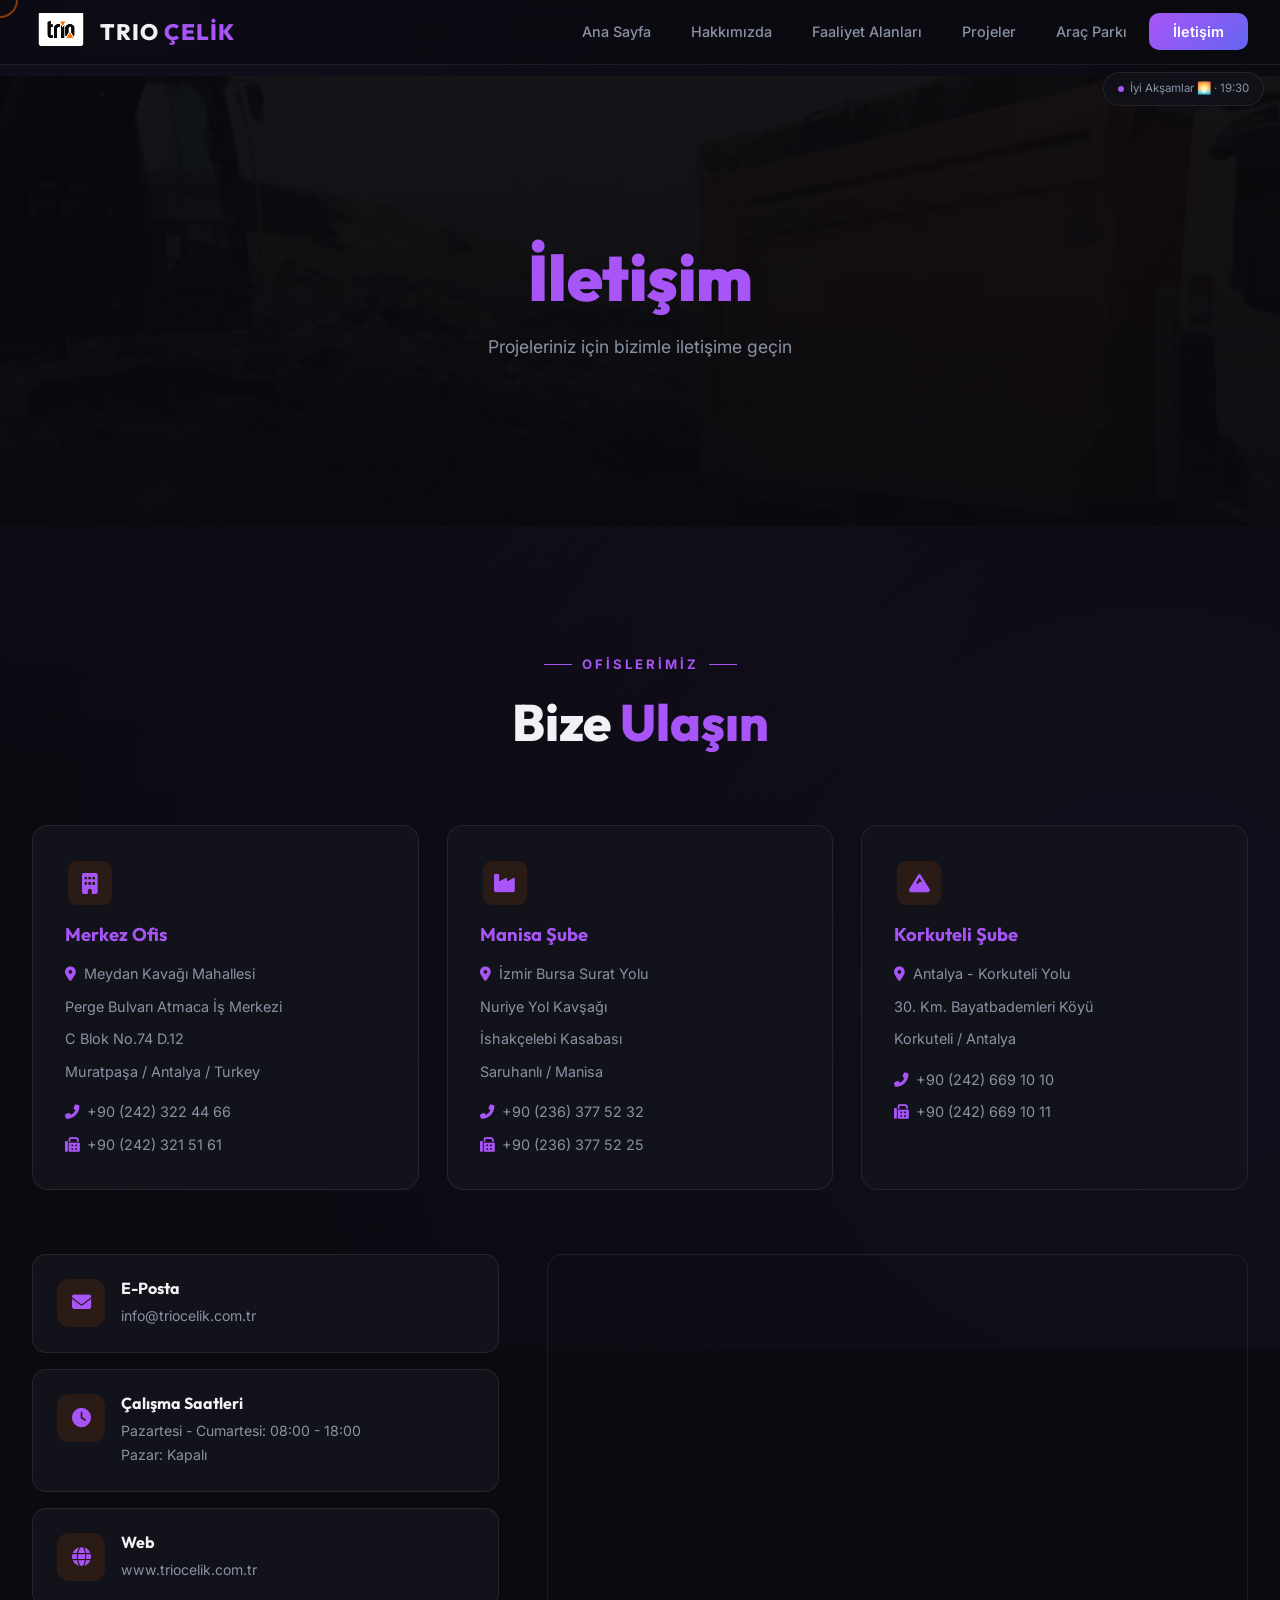
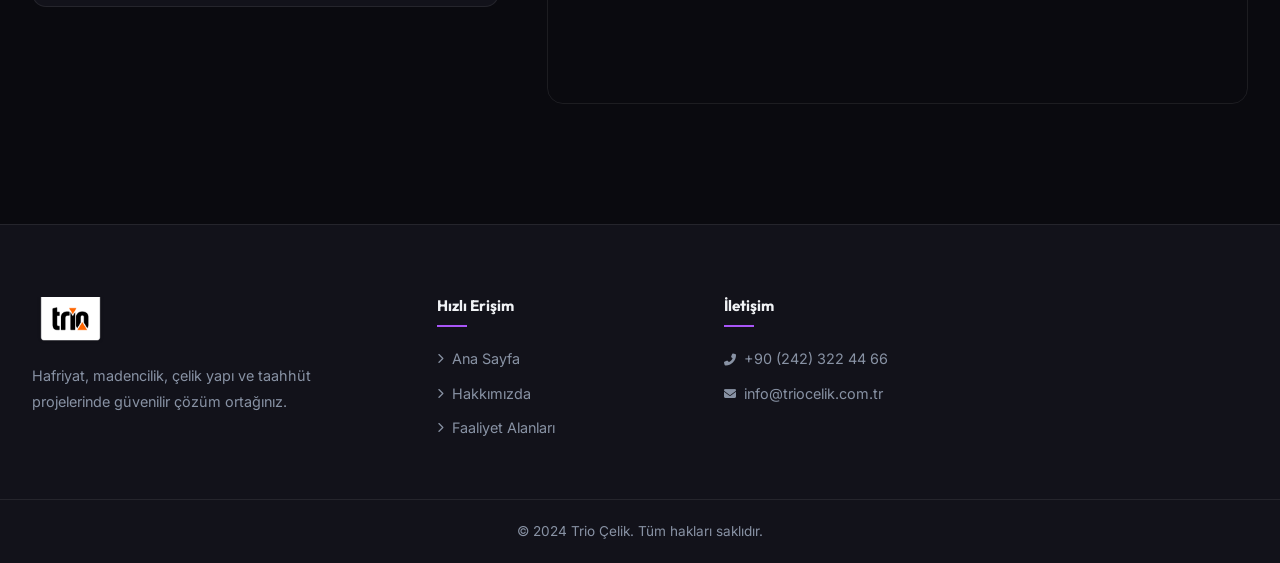
<file: pages/iletisim.html>
<!DOCTYPE html>
<html lang="tr">
<head>
    <meta charset="UTF-8">
    <meta name="viewport" content="width=device-width, initial-scale=1.0">
    <title>İletişim | Trio Çelik</title>
    <meta name="description" content="Trio Çelik iletişim bilgileri - Antalya merkez, Manisa ve Korkuteli şubeleri.">
    <link rel="icon" href="../images/real/logo.png" type="image/png">
    <link rel="stylesheet" href="../css/main.css">
    <link rel="stylesheet" href="https://cdnjs.cloudflare.com/ajax/libs/font-awesome/6.5.1/css/all.min.css">
</head>
<body>
<div class="bricks-canvas"></div>
<nav class="navbar" id="navbar">
    <div class="nav-inner">
        <a href="../index.html" class="nav-logo">
            <img src="../images/real/logo.png" alt="Trio Çelik Logo">
            <div class="nav-logo-text">TRIO <span>ÇELİK</span></div>
        </a>
        <ul class="nav-links" id="navLinks">
            <li><a href="../index.html">Ana Sayfa</a></li>
            <li><a href="hakkimizda.html">Hakkımızda</a></li>
            <li><a href="faaliyet.html">Faaliyet Alanları</a></li>
            <li><a href="projeler.html">Projeler</a></li>
            <li><a href="arac-parki.html">Araç Parkı</a></li>
            <li><a href="iletisim.html" class="nav-cta active">İletişim</a></li>
        </ul>
        <button class="hamburger" id="hamburger" aria-label="Menü"><span></span><span></span><span></span></button>
    </div>
</nav>

<div class="page-header">
    <div class="page-header-bg" style="background-image:url('../images/real/hakkimizda_banner.jpg')"></div>
    <div class="page-header-overlay"></div>
    <div class="page-header-content">
        <h1><em>İletişim</em></h1>
        <p>Projeleriniz için bizimle iletişime geçin</p>
    </div>
</div>

<section class="section section-dark">
    <div class="container">
        <div class="section-header reveal">
            <div class="section-label">Ofislerimiz</div>
            <h2>Bize <em>Ulaşın</em></h2>
        </div>
        
        <div style="display:grid;grid-template-columns:repeat(3,1fr);gap:28px;margin-bottom:64px;">
            <!-- Merkez -->
            <div class="service-card reveal" style="border:1px solid var(--glass-border);">
                <div class="service-card-body" style="padding:32px;">
                    <div class="service-icon-badge" style="margin:0 0 16px 0;"><i class="fas fa-building"></i></div>
                    <h3 style="color:var(--primary);margin-bottom:16px;">Merkez Ofis</h3>
                    <p style="margin-bottom:8px;"><i class="fas fa-map-marker-alt" style="color:var(--primary);margin-right:8px;"></i>Meydan Kavağı Mahallesi</p>
                    <p style="margin-bottom:8px;">Perge Bulvarı Atmaca İş Merkezi</p>
                    <p style="margin-bottom:8px;">C Blok No.74 D.12</p>
                    <p style="margin-bottom:16px;">Muratpaşa / Antalya / Turkey</p>
                    <p style="margin-bottom:8px;"><i class="fas fa-phone-alt" style="color:var(--primary);margin-right:8px;"></i><a href="tel:+902423224466" style="color:var(--text-muted);">+90 (242) 322 44 66</a></p>
                    <p><i class="fas fa-fax" style="color:var(--primary);margin-right:8px;"></i><span style="color:var(--text-muted);">+90 (242) 321 51 61</span></p>
                </div>
            </div>
            <!-- Manisa Şube -->
            <div class="service-card reveal" style="border:1px solid var(--glass-border);">
                <div class="service-card-body" style="padding:32px;">
                    <div class="service-icon-badge" style="margin:0 0 16px 0;"><i class="fas fa-industry"></i></div>
                    <h3 style="color:var(--primary);margin-bottom:16px;">Manisa Şube</h3>
                    <p style="margin-bottom:8px;"><i class="fas fa-map-marker-alt" style="color:var(--primary);margin-right:8px;"></i>İzmir Bursa Surat Yolu</p>
                    <p style="margin-bottom:8px;">Nuriye Yol Kavşağı</p>
                    <p style="margin-bottom:8px;">İshakçelebi Kasabası</p>
                    <p style="margin-bottom:16px;">Saruhanlı / Manisa</p>
                    <p style="margin-bottom:8px;"><i class="fas fa-phone-alt" style="color:var(--primary);margin-right:8px;"></i><a href="tel:+902363775232" style="color:var(--text-muted);">+90 (236) 377 52 32</a></p>
                    <p><i class="fas fa-fax" style="color:var(--primary);margin-right:8px;"></i><span style="color:var(--text-muted);">+90 (236) 377 52 25</span></p>
                </div>
            </div>
            <!-- Korkuteli Şube -->
            <div class="service-card reveal" style="border:1px solid var(--glass-border);">
                <div class="service-card-body" style="padding:32px;">
                    <div class="service-icon-badge" style="margin:0 0 16px 0;"><i class="fas fa-mountain"></i></div>
                    <h3 style="color:var(--primary);margin-bottom:16px;">Korkuteli Şube</h3>
                    <p style="margin-bottom:8px;"><i class="fas fa-map-marker-alt" style="color:var(--primary);margin-right:8px;"></i>Antalya - Korkuteli Yolu</p>
                    <p style="margin-bottom:8px;">30. Km. Bayatbademleri Köyü</p>
                    <p style="margin-bottom:16px;">Korkuteli / Antalya</p>
                    <p style="margin-bottom:8px;"><i class="fas fa-phone-alt" style="color:var(--primary);margin-right:8px;"></i><a href="tel:+902426691010" style="color:var(--text-muted);">+90 (242) 669 10 10</a></p>
                    <p><i class="fas fa-fax" style="color:var(--primary);margin-right:8px;"></i><span style="color:var(--text-muted);">+90 (242) 669 10 11</span></p>
                </div>
            </div>
        </div>

        <div class="contact-grid">
            <div class="contact-cards reveal">
                <div class="contact-card">
                    <div class="contact-icon"><i class="fas fa-envelope"></i></div>
                    <div><h4>E-Posta</h4><p><a href="mailto:info@triocelik.com.tr">info@triocelik.com.tr</a></p></div>
                </div>
                <div class="contact-card">
                    <div class="contact-icon"><i class="fas fa-clock"></i></div>
                    <div><h4>Çalışma Saatleri</h4><p>Pazartesi - Cumartesi: 08:00 - 18:00</p><p>Pazar: Kapalı</p></div>
                </div>
                <div class="contact-card">
                    <div class="contact-icon"><i class="fas fa-globe"></i></div>
                    <div><h4>Web</h4><p><a href="https://www.triocelik.com.tr" target="_blank">www.triocelik.com.tr</a></p></div>
                </div>
            </div>
            <div class="contact-map reveal">
                <iframe src="https://www.google.com/maps/embed?pb=!1m18!1m12!1m3!1d3191.8!2d30.7!3d36.88!2m3!1f0!2f0!3f0!3m2!1i1024!2i768!4f13.1!3m3!1m2!1s0x0%3A0x0!2zMzbCsDUyJzQ4LjAiTiAzMMKwNDInMDAuMCJF!5e0!3m2!1str!2str!4v1700000000000!5m2!1str!2str" allowfullscreen loading="lazy"></iframe>
            </div>
        </div>
    </div>
</section>

<footer class="footer">
    <div class="container">
        <div class="footer-grid">
            <div class="footer-brand">
                <img src="../images/real/logo.png" alt="Trio Çelik" style="height:50px;">
                <p>Hafriyat, madencilik, çelik yapı ve taahhüt projelerinde güvenilir çözüm ortağınız.</p>
            </div>
            <div class="footer-col"><h4>Hızlı Erişim</h4><ul>
                <li><a href="../index.html"><i class="fas fa-chevron-right" style="font-size:0.65rem"></i> Ana Sayfa</a></li>
                <li><a href="hakkimizda.html"><i class="fas fa-chevron-right" style="font-size:0.65rem"></i> Hakkımızda</a></li>
                <li><a href="faaliyet.html"><i class="fas fa-chevron-right" style="font-size:0.65rem"></i> Faaliyet Alanları</a></li>
            </ul></div>
            <div class="footer-col"><h4>İletişim</h4><ul>
                <li><a href="tel:+902423224466"><i class="fas fa-phone-alt" style="font-size:0.75rem"></i> +90 (242) 322 44 66</a></li>
                <li><a href="mailto:info@triocelik.com.tr"><i class="fas fa-envelope" style="font-size:0.75rem"></i> info@triocelik.com.tr</a></li>
            </ul></div>
        </div>
    </div>
    <div class="footer-bottom"><div class="container"><p>&copy; 2024 Trio Çelik. Tüm hakları saklıdır.</p></div></div>
</footer>
<button class="scroll-top" id="scrollTop" aria-label="Yukarı çık"><i class="fas fa-chevron-up"></i></button>
<script src="../js/main.js"></script>
</body>
</html>
</file>
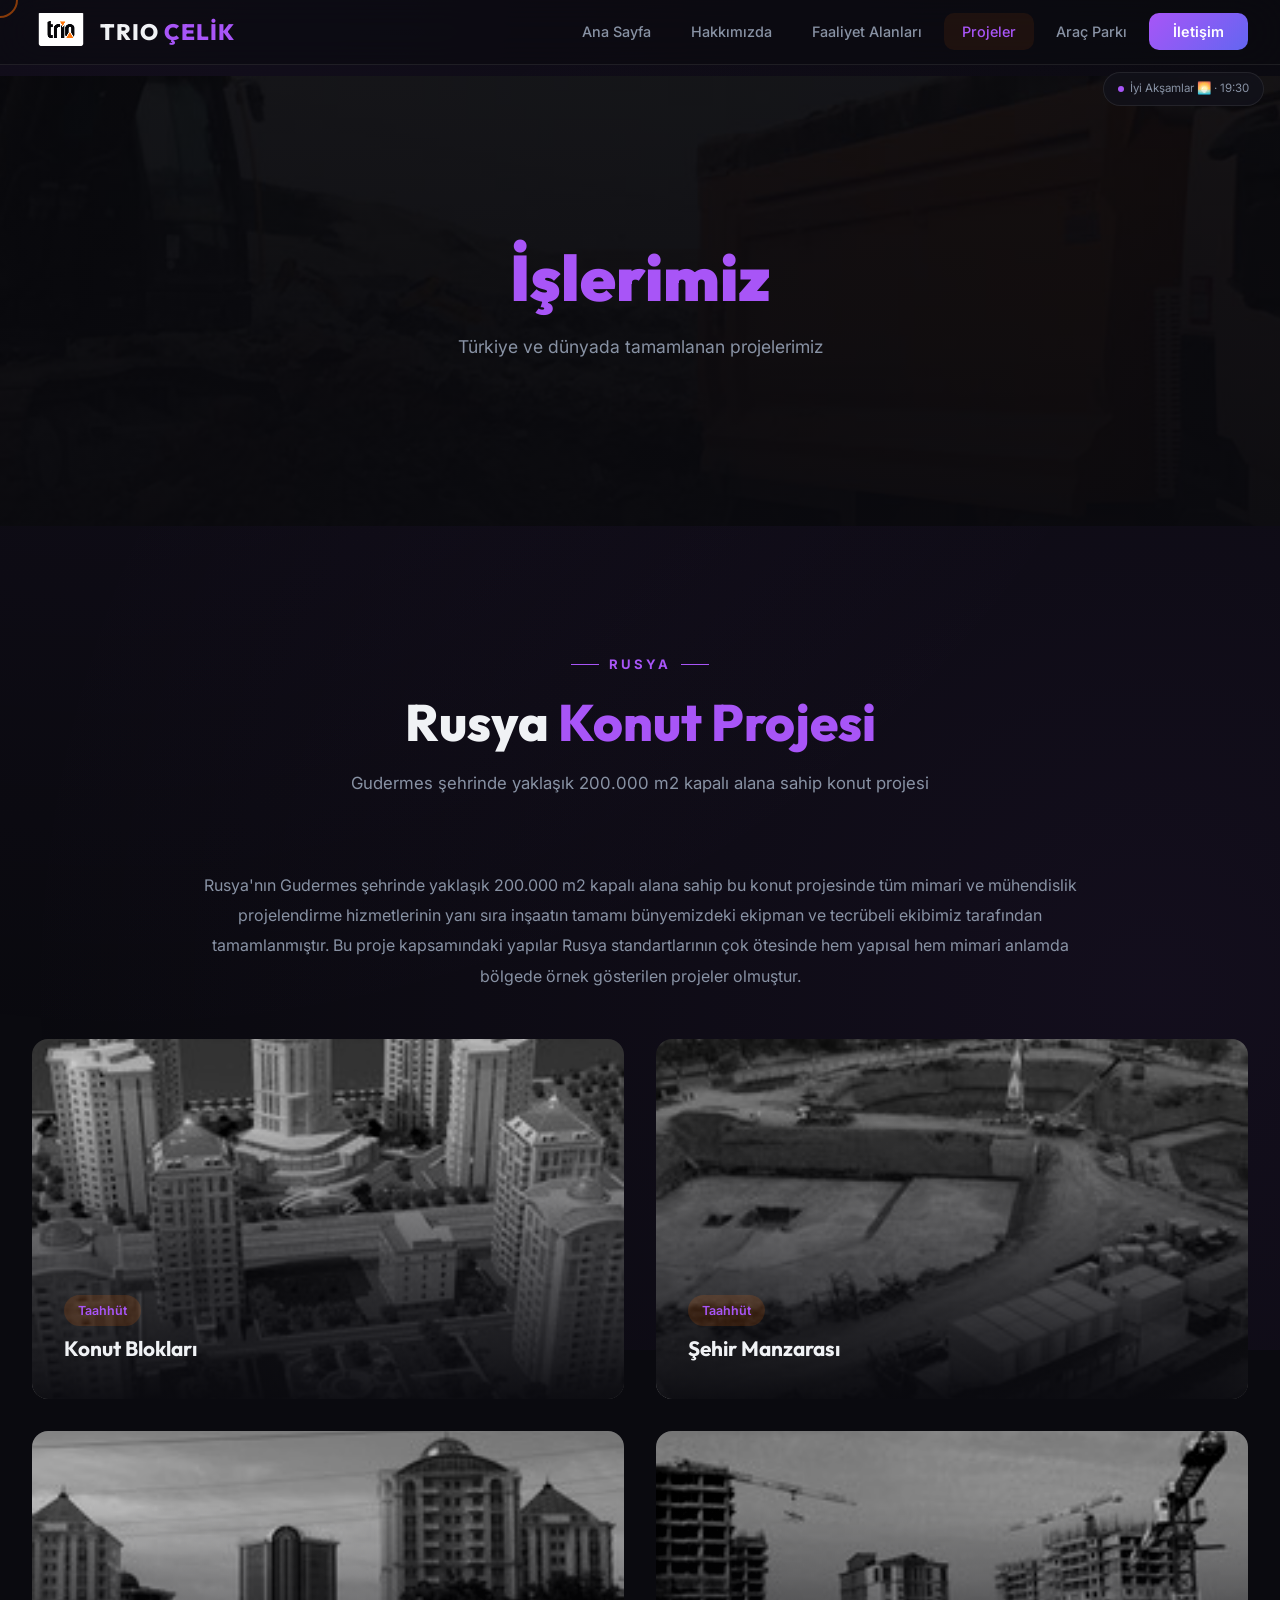
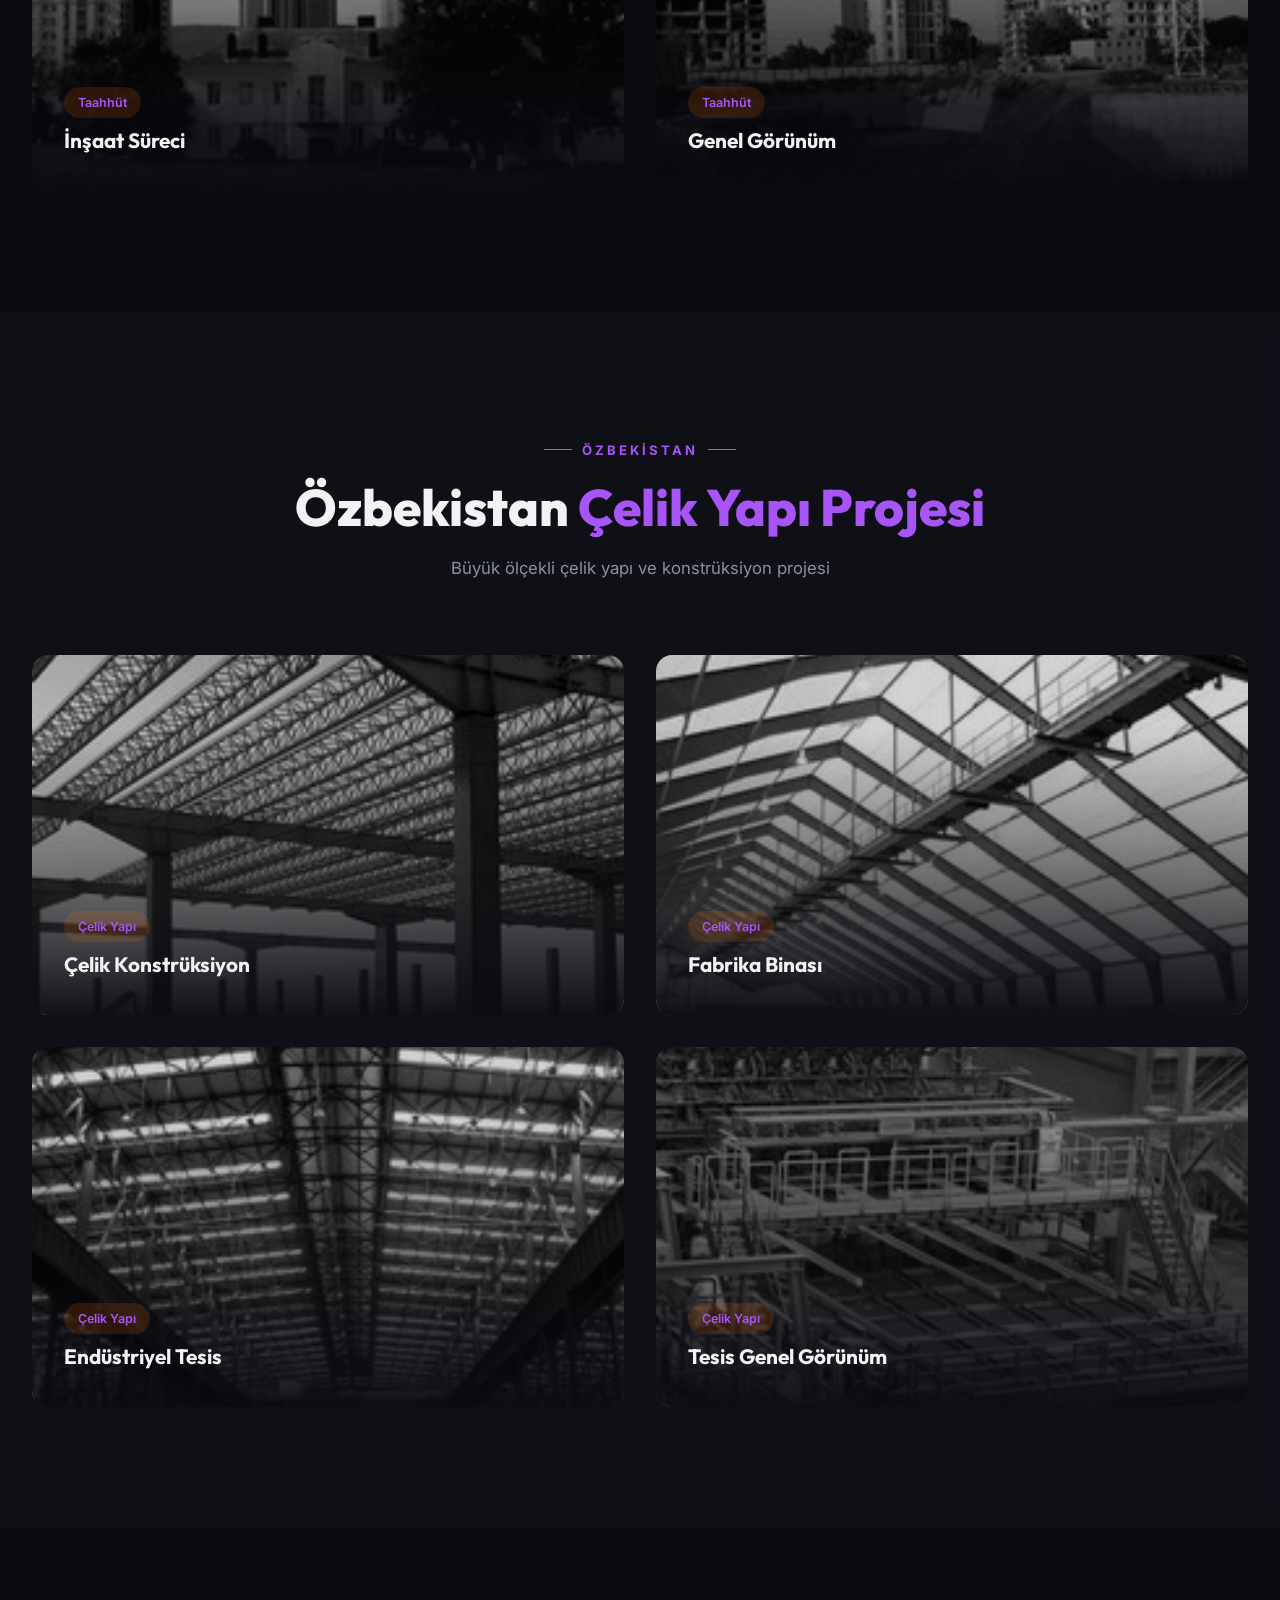
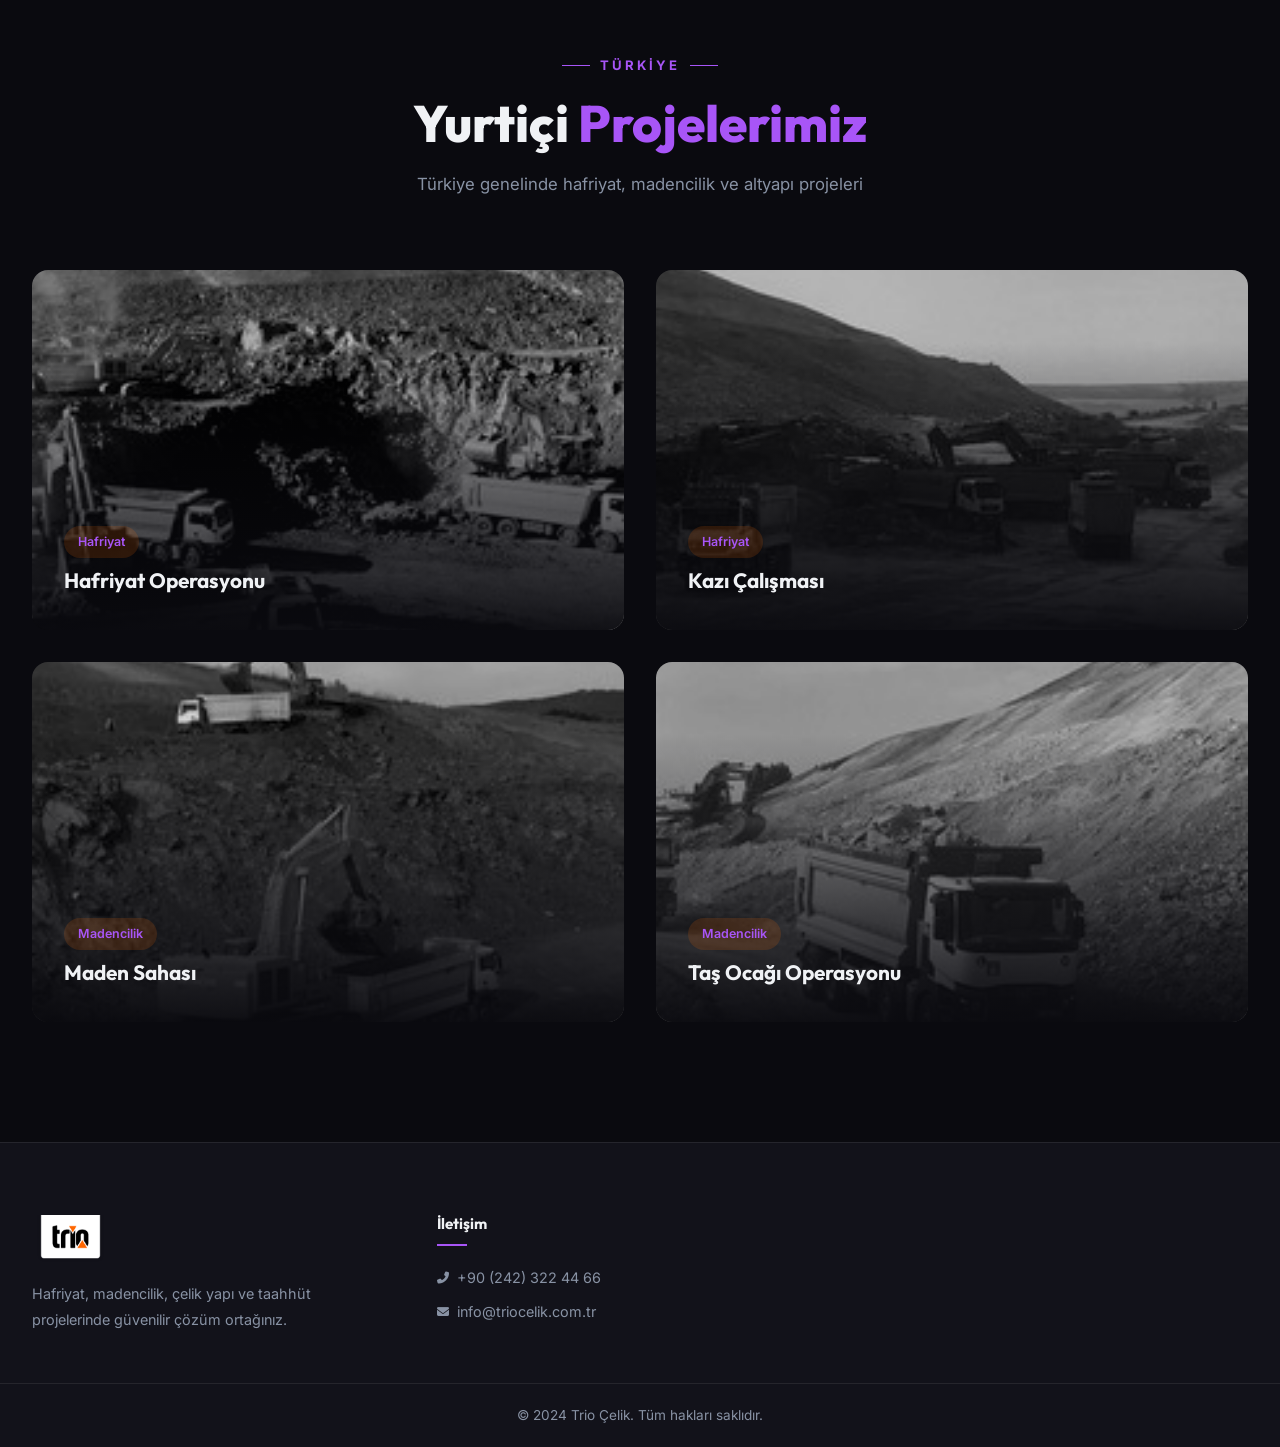
<file: pages/projeler.html>
<!DOCTYPE html>
<html lang="tr">
<head>
    <meta charset="UTF-8">
    <meta name="viewport" content="width=device-width, initial-scale=1.0">
    <title>Projeler | Trio Çelik</title>
    <link rel="icon" href="../images/real/logo.png" type="image/png">
    <link rel="stylesheet" href="../css/main.css">
    <link rel="stylesheet" href="https://cdnjs.cloudflare.com/ajax/libs/font-awesome/6.5.1/css/all.min.css">
</head>
<body>
<div class="bricks-canvas"></div>
<nav class="navbar" id="navbar">
    <div class="nav-inner">
        <a href="../index.html" class="nav-logo"><img src="../images/real/logo.png" alt="Trio"><div class="nav-logo-text">TRIO <span>ÇELİK</span></div></a>
        <ul class="nav-links" id="navLinks">
            <li><a href="../index.html">Ana Sayfa</a></li>
            <li><a href="hakkimizda.html">Hakkımızda</a></li>
            <li><a href="faaliyet.html">Faaliyet Alanları</a></li>
            <li><a href="projeler.html" class="active">Projeler</a></li>
            <li><a href="arac-parki.html">Araç Parkı</a></li>
            <li><a href="iletisim.html" class="nav-cta">İletişim</a></li>
        </ul>
        <button class="hamburger" id="hamburger" aria-label="Menü"><span></span><span></span><span></span></button>
    </div>
</nav>
<div class="page-header">
    <div class="page-header-bg" style="background-image:url('../images/real/hakkimizda_banner.jpg')"></div>
    <div class="page-header-overlay"></div>
    <div class="page-header-content"><h1><em>İşlerimiz</em></h1><p>Türkiye ve dünyada tamamlanan projelerimiz</p></div>
</div>

<!-- Rusya Projesi -->
<section class="section section-dark">
    <div class="container">
        <div class="section-header reveal">
            <div class="section-label">Rusya</div>
            <h2>Rusya <em>Konut Projesi</em></h2>
            <p>Gudermes şehrinde yaklaşık 200.000 m2 kapalı alana sahip konut projesi</p>
        </div>
        <div class="about-text reveal" style="max-width:900px;margin:0 auto 48px;">
            <p style="color:var(--text-muted);text-align:center;">Rusya'nın Gudermes şehrinde yaklaşık 200.000 m2 kapalı alana sahip bu konut projesinde tüm mimari ve mühendislik projelendirme hizmetlerinin yanı sıra inşaatın tamamı bünyemizdeki ekipman ve tecrübeli ekibimiz tarafından tamamlanmıştır. Bu proje kapsamındaki yapılar Rusya standartlarının çok ötesinde hem yapısal hem mimari anlamda bölgede örnek gösterilen projeler olmuştur.</p>
        </div>
        <div class="projects-grid">
            <div class="project-card reveal"><img src="../images/real/ru_01_grid.jpg" alt="Rusya Projesi 1"><div class="project-overlay"><span class="project-tag">Taahhüt</span><h3>Konut Blokları</h3></div></div>
            <div class="project-card reveal"><img src="../images/real/ru_02_grid.jpg" alt="Rusya Projesi 2"><div class="project-overlay"><span class="project-tag">Taahhüt</span><h3>Şehir Manzarası</h3></div></div>
            <div class="project-card reveal"><img src="../images/real/ru_03_grid.jpg" alt="Rusya Projesi 3"><div class="project-overlay"><span class="project-tag">Taahhüt</span><h3>İnşaat Süreci</h3></div></div>
            <div class="project-card reveal"><img src="../images/real/ru_04_grid.jpg" alt="Rusya Projesi 4"><div class="project-overlay"><span class="project-tag">Taahhüt</span><h3>Genel Görünüm</h3></div></div>
        </div>
    </div>
</section>

<!-- Özbekistan Projesi -->
<section class="section section-alt">
    <div class="container">
        <div class="section-header reveal">
            <div class="section-label">Özbekistan</div>
            <h2>Özbekistan <em>Çelik Yapı Projesi</em></h2>
            <p>Büyük ölçekli çelik yapı ve konstrüksiyon projesi</p>
        </div>
        <div class="projects-grid">
            <div class="project-card reveal"><img src="../images/real/oz_01_grid.jpg" alt="Özbekistan 1"><div class="project-overlay"><span class="project-tag">Çelik Yapı</span><h3>Çelik Konstrüksiyon</h3></div></div>
            <div class="project-card reveal"><img src="../images/real/oz_02_grid.jpg" alt="Özbekistan 2"><div class="project-overlay"><span class="project-tag">Çelik Yapı</span><h3>Fabrika Binası</h3></div></div>
            <div class="project-card reveal"><img src="../images/real/oz_03_grid.jpg" alt="Özbekistan 3"><div class="project-overlay"><span class="project-tag">Çelik Yapı</span><h3>Endüstriyel Tesis</h3></div></div>
            <div class="project-card reveal"><img src="../images/real/oz_04_grid.jpg" alt="Özbekistan 4"><div class="project-overlay"><span class="project-tag">Çelik Yapı</span><h3>Tesis Genel Görünüm</h3></div></div>
        </div>
    </div>
</section>

<!-- Yurtiçi Projeler -->
<section class="section section-dark">
    <div class="container">
        <div class="section-header reveal">
            <div class="section-label">Türkiye</div>
            <h2>Yurtiçi <em>Projelerimiz</em></h2>
            <p>Türkiye genelinde hafriyat, madencilik ve altyapı projeleri</p>
        </div>
        <div class="projects-grid">
            <div class="project-card reveal"><img src="../images/real/ii_01_grid.jpg" alt="Yurtiçi 1"><div class="project-overlay"><span class="project-tag">Hafriyat</span><h3>Hafriyat Operasyonu</h3></div></div>
            <div class="project-card reveal"><img src="../images/real/ii_02_grid.jpg" alt="Yurtiçi 2"><div class="project-overlay"><span class="project-tag">Hafriyat</span><h3>Kazı Çalışması</h3></div></div>
            <div class="project-card reveal"><img src="../images/real/ii1_01_grid.jpg" alt="Yurtiçi 3"><div class="project-overlay"><span class="project-tag">Madencilik</span><h3>Maden Sahası</h3></div></div>
            <div class="project-card reveal"><img src="../images/real/ii1_02_grid.jpg" alt="Yurtiçi 4"><div class="project-overlay"><span class="project-tag">Madencilik</span><h3>Taş Ocağı Operasyonu</h3></div></div>
        </div>
    </div>
</section>

<!-- PROJE-EKLE -->

<footer class="footer">
    <div class="container"><div class="footer-grid">
        <div class="footer-brand"><img src="../images/real/logo.png" alt="Trio" style="height:50px;"><p>Hafriyat, madencilik, çelik yapı ve taahhüt projelerinde güvenilir çözüm ortağınız.</p></div>
        <div class="footer-col"><h4>İletişim</h4><ul>
            <li><a href="tel:+902423224466"><i class="fas fa-phone-alt" style="font-size:0.75rem"></i> +90 (242) 322 44 66</a></li>
            <li><a href="mailto:info@triocelik.com.tr"><i class="fas fa-envelope" style="font-size:0.75rem"></i> info@triocelik.com.tr</a></li>
        </ul></div>
    </div></div>
    <div class="footer-bottom"><div class="container"><p>&copy; 2024 Trio Çelik. Tüm hakları saklıdır.</p></div></div>
</footer>
<button class="scroll-top" id="scrollTop" aria-label="Yukarı çık"><i class="fas fa-chevron-up"></i></button>
<script src="../js/main.js"></script>
</body>
</html>
</file>
<file: css/main.css>
@import url('https://fonts.googleapis.com/css2?family=Inter:wght@300;400;500;600;700;800;900&family=Outfit:wght@400;500;600;700;800&display=swap');

/* ══════════ CUSTOM CURSOR ══════════ */
* { cursor: none !important; }
.cursor-dot {
    position: fixed; width: 8px; height: 8px; background: #ff6b00;
    border-radius: 50%; pointer-events: none; z-index: 99999;
    transition: transform 0.1s; mix-blend-mode: difference;
}
.cursor-ring {
    position: fixed; width: 36px; height: 36px;
    border: 2px solid rgba(255,107,0,0.5); border-radius: 50%;
    pointer-events: none; z-index: 99998;
    transition: transform 0.15s ease-out, width 0.3s, height 0.3s, border-color 0.3s;
}
.cursor-ring.hover { width: 56px; height: 56px; border-color: #ff6b00; }

:root {
    --primary: #ff6b00;
    --primary-dark: #e05500;
    --primary-light: #ff9040;
    --accent: #1a73e8;
    --dark: #0a0a0f;
    --dark-card: #12121a;
    --dark-surface: #1a1a28;
    --dark-border: rgba(255,255,255,0.06);
    --text: #f0f2f5;
    --text-muted: #8892a4;
    --glass: rgba(18,18,26,0.85);
    --glass-border: rgba(255,255,255,0.08);
    --gradient-primary: linear-gradient(135deg, #ff6b00, #ff9040);
    --shadow-glow: 0 0 60px rgba(255,107,0,0.15);
    --transition: all 0.4s cubic-bezier(0.25,0.46,0.45,0.94);
    --radius: 16px;
    --ambient-glow: rgba(255,107,0,0.05);
    --time-accent: #ff6b00;
}
/* Time-based themes - applied by JS */
body.theme-morning { --time-accent:#f59e0b; --ambient-glow:rgba(245,158,11,0.06); --gradient-primary:linear-gradient(135deg,#f59e0b,#fbbf24); }
body.theme-noon { --time-accent:#ef4444; --ambient-glow:rgba(239,68,68,0.05); --gradient-primary:linear-gradient(135deg,#ef4444,#f97316); }
body.theme-evening { --time-accent:#a855f7; --ambient-glow:rgba(168,85,247,0.06); --gradient-primary:linear-gradient(135deg,#a855f7,#6366f1); }
body.theme-night { --time-accent:#3b82f6; --ambient-glow:rgba(59,130,246,0.06); --gradient-primary:linear-gradient(135deg,#3b82f6,#06b6d4); }

*, *::before, *::after { margin:0; padding:0; box-sizing:border-box; }
html { scroll-behavior: smooth; scroll-padding-top: 80px; }
body {
    font-family: 'Inter', sans-serif; background: var(--dark);
    color: var(--text); overflow-x: hidden; line-height: 1.7;
}
h1,h2,h3,h4,h5 { font-family: 'Outfit', sans-serif; line-height:1.2; }
a { text-decoration: none; color: inherit; }
img { max-width:100%; display:block; }

/* ══════════ FLYING BRICKS ══════════ */
.bricks-canvas {
    position: fixed; inset:0; z-index:0; pointer-events: none; overflow: hidden;
}
.brick {
    position: absolute; border-radius: 4px; opacity: 0;
    background: linear-gradient(135deg, #3a2a1a 0%, #5a3a20 50%, #4a3018 100%);
    box-shadow: inset 0 -2px 4px rgba(0,0,0,0.4), inset 0 2px 4px rgba(255,255,255,0.05),
                0 0 20px rgba(255,107,0,0.0);
    animation: brickFloat linear infinite;
}
.brick::before {
    content:''; position:absolute; inset:2px; border-radius:2px;
    background: linear-gradient(180deg, rgba(255,255,255,0.05) 0%, transparent 50%);
}
.brick.glow {
    box-shadow: inset 0 -2px 4px rgba(0,0,0,0.4), inset 0 2px 4px rgba(255,255,255,0.05),
                0 0 30px rgba(255,107,0,0.3), 0 0 60px rgba(255,107,0,0.1);
}
@keyframes brickFloat {
    0% { opacity:0; transform: translateY(110vh) rotate(0deg) scale(0.5); }
    10% { opacity:0.15; }
    50% { opacity:0.25; }
    90% { opacity:0.1; }
    100% { opacity:0; transform: translateY(-10vh) rotate(360deg) scale(1); }
}

/* ══════════ PRELOADER ══════════ */
#preloader {
    position:fixed; inset:0; z-index:10000; background:var(--dark);
    display:flex; align-items:center; justify-content:center;
    transition: opacity 0.8s, visibility 0.8s;
}
#preloader.hidden { opacity:0; visibility:hidden; }
.loader-container { text-align:center; }
.loader-logo { width:80px; margin:0 auto 20px; animation: pulse 1.5s ease infinite; }
.loader-bar { width:200px; height:3px; background:var(--dark-surface); border-radius:4px; overflow:hidden; }
.loader-bar-fill { height:100%; background:var(--gradient-primary); animation: loadBar 1.5s ease forwards; }
@keyframes loadBar { from{width:0} to{width:100%} }
@keyframes pulse { 0%,100%{transform:scale(1)} 50%{transform:scale(1.05)} }

/* ══════════ NAVBAR ══════════ */
.navbar {
    position:fixed; top:0; left:0; right:0; z-index:1000;
    background: rgba(10,10,15,0.6); backdrop-filter:blur(24px);
    -webkit-backdrop-filter:blur(24px);
    border-bottom:1px solid var(--glass-border);
    transition: var(--transition);
}
.navbar.scrolled { background:rgba(10,10,15,0.95); box-shadow:0 4px 40px rgba(0,0,0,0.4); }
.nav-inner {
    max-width:1360px; margin:0 auto; padding:0 32px;
    display:flex; align-items:center; justify-content:space-between; height:64px;
}
.nav-logo { display:flex; align-items:center; gap:10px; }
.nav-logo img { height:38px; border-radius:8px; background:transparent; mix-blend-mode:screen; filter:brightness(1.1); }
.nav-logo-text { font-family:'Outfit'; font-size:1.4rem; font-weight:800; letter-spacing:1px; }
.nav-logo-text span { color:var(--primary); }
.nav-links { display:flex; align-items:center; gap:4px; list-style:none; }
.nav-links a {
    color:var(--text-muted); padding:10px 18px; border-radius:10px;
    font-size:0.9rem; font-weight:500; transition:var(--transition); position:relative;
}
.nav-links a:hover, .nav-links a.active { color:var(--primary); background:rgba(255,107,0,0.08); }
.nav-cta {
    background:var(--gradient-primary) !important; color:#fff !important;
    font-weight:600 !important; padding:10px 24px !important; border-radius:10px !important;
}
.nav-cta:hover { transform:translateY(-2px); box-shadow:var(--shadow-glow); }

.hamburger { display:none; flex-direction:column; gap:6px; cursor:pointer; padding:10px; background:none; border:none; z-index:1001; }
.hamburger span { width:24px; height:2px; background:var(--text); transition:var(--transition); border-radius:2px; }

/* ══════════ HERO ══════════ */
.hero {
    position:relative; height:100vh; min-height:700px;
    display:flex; align-items:center; overflow:hidden;
}
.hero-slider { position:absolute; inset:0; }
.hero-slide {
    position:absolute; inset:0; opacity:0; transition:opacity 1.5s ease;
    background-size:cover; background-position:center;
    filter:grayscale(80%) contrast(1.1);
}
.hero-slide.active { opacity:1; }
.hero-overlay {
    position:absolute; inset:0;
    background:linear-gradient(135deg, rgba(10,10,15,0.85) 0%, rgba(10,10,15,0.5) 50%, rgba(10,10,15,0.7) 100%);
}
.hero-content {
    position:relative; z-index:2; max-width:1360px; margin:0 auto; padding:0 32px;
}
.hero-badge {
    display:inline-flex; align-items:center; gap:8px;
    background:rgba(255,107,0,0.1); border:1px solid rgba(255,107,0,0.2);
    padding:8px 20px; border-radius:50px; font-size:0.85rem; color:var(--primary);
    margin-bottom:28px; animation:fadeInUp 0.8s ease;
}
.hero h1 {
    font-size:clamp(2.8rem,6vw,5rem); font-weight:900; margin-bottom:24px;
    line-height:1.1; animation:fadeInUp 0.8s ease 0.2s both;
}
.hero h1 em {
    font-style:normal; background:var(--gradient-primary);
    -webkit-background-clip:text; -webkit-text-fill-color:transparent;
}
.hero p {
    font-size:1.2rem; color:var(--text-muted); max-width:550px;
    margin-bottom:40px; animation:fadeInUp 0.8s ease 0.4s both;
}
.hero-btns { display:flex; gap:16px; flex-wrap:wrap; animation:fadeInUp 0.8s ease 0.6s both; }
.btn {
    padding:16px 36px; border-radius:12px; font-size:0.95rem; font-weight:600;
    display:inline-flex; align-items:center; gap:10px; transition:var(--transition);
    cursor:pointer; border:none;
}
.btn-primary { background:var(--gradient-primary); color:#fff; }
.btn-primary:hover { transform:translateY(-3px); box-shadow:var(--shadow-glow); }
.btn-outline { background:transparent; color:var(--text); border:1px solid var(--dark-border); }
.btn-outline:hover { border-color:var(--primary); color:var(--primary); }
.hero-stats {
    display:flex; gap:48px; margin-top:64px; animation:fadeInUp 0.8s ease 0.8s both;
}
.hero-stat h3 { font-size:2.8rem; font-weight:900; color:var(--primary); }
.hero-stat p { font-size:0.85rem; color:var(--text-muted); margin-top:4px; }
.hero-slide-dots {
    position:absolute; bottom:40px; left:50%; transform:translateX(-50%);
    display:flex; gap:10px; z-index:5;
}
.hero-dot {
    width:12px; height:12px; border-radius:50%; background:rgba(255,255,255,0.2);
    border:none; cursor:pointer; transition:var(--transition);
}
.hero-dot.active { background:var(--primary); transform:scale(1.3); }

@keyframes fadeInUp {
    from { opacity:0; transform:translateY(30px); }
    to { opacity:1; transform:translateY(0); }
}

/* ══════════ SECTIONS ══════════ */
.section { padding:120px 0; position:relative; z-index:1; }
.section-dark { background:transparent; }
.section-alt { background:rgba(18,18,26,0.7); backdrop-filter:blur(10px); }
.container { max-width:1360px; margin:0 auto; padding:0 32px; }
.section-header { text-align:center; margin-bottom:72px; }
.section-label {
    display:inline-flex; align-items:center; gap:10px;
    color:var(--primary); font-size:0.82rem; font-weight:700;
    text-transform:uppercase; letter-spacing:3px; margin-bottom:16px;
}
.section-label::before,.section-label::after {
    content:''; width:28px; height:1px; background:var(--primary);
}
.section-header h2 { font-size:clamp(2rem,4vw,3.2rem); font-weight:800; margin-bottom:16px; }
.section-header h2 em { font-style:normal; color:var(--primary); }
.section-header p { color:var(--text-muted); max-width:600px; margin:0 auto; font-size:1.05rem; }

/* ══════════ ABOUT ══════════ */
.about-grid { display:grid; grid-template-columns:1fr 1fr; gap:72px; align-items:center; }
.about-image { position:relative; border-radius:var(--radius); overflow:hidden; }
.about-image img { width:100%; height:480px; object-fit:cover; border-radius:var(--radius); filter:grayscale(100%) brightness(0.85) contrast(1.1); transition:filter 0.6s; }
.about-image:hover img { filter:grayscale(0%) brightness(1) contrast(1); }
.about-image-badge {
    position:absolute; bottom:24px; left:24px;
    background:var(--glass); backdrop-filter:blur(16px);
    border:1px solid var(--glass-border);
    padding:20px 28px; border-radius:14px;
}
.about-image-badge h4 { color:var(--primary); font-size:2rem; }
.about-image-badge p { color:var(--text-muted); font-size:0.85rem; }
.about-text h2 { font-size:2.4rem; margin-bottom:24px; }
.about-text h2 em { font-style:normal; color:var(--primary); }
.about-text > p { color:var(--text-muted); margin-bottom:24px; line-height:1.9; }
.about-features { display:grid; grid-template-columns:1fr 1fr; gap:16px; margin-top:32px; }
.about-feature {
    display:flex; align-items:flex-start; gap:14px;
    padding:20px; background:var(--dark-surface);
    border-radius:12px; border:1px solid var(--glass-border);
    transition:var(--transition);
}
.about-feature:hover { border-color:rgba(255,107,0,0.2); transform:translateY(-4px); }
.about-feature .icon {
    width:44px; height:44px; min-width:44px; background:rgba(255,107,0,0.1);
    border-radius:10px; display:flex; align-items:center; justify-content:center;
    color:var(--primary); font-size:1.2rem;
}
.about-feature h5 { font-size:0.92rem; margin-bottom:4px; }
.about-feature p { font-size:0.82rem; color:var(--text-muted); }

/* ══════════ SERVICES ══════════ */
.services-grid { display:grid; grid-template-columns:repeat(3,1fr); gap:28px; }
.service-card {
    background:var(--dark-card); border:1px solid var(--glass-border);
    border-radius:var(--radius); overflow:hidden; transition:var(--transition);
    position:relative;
}
.service-card-img { height:220px; overflow:hidden; position:relative; }
.service-card-img::after { content:''; position:absolute; inset:0; background:linear-gradient(180deg,transparent 50%,rgba(10,10,15,0.6) 100%); pointer-events:none; }
.service-card-img img { width:100%; height:100%; object-fit:cover; transition:transform 0.6s, filter 0.6s; filter:grayscale(100%) brightness(0.85) contrast(1.1); }
.service-card:hover .service-card-img img { filter:grayscale(0%) brightness(1) contrast(1); transform:scale(1.08); }

.service-card-body { padding:28px; }
.service-icon-badge {
    width:50px; height:50px; border-radius:12px; background:rgba(255,107,0,0.1);
    display:flex; align-items:center; justify-content:center;
    color:var(--primary); font-size:1.3rem; margin-bottom:16px;
    margin-top:-45px; position:relative; z-index:2;
    border:3px solid var(--dark-card);
}
.service-card h3 { font-size:1.15rem; margin-bottom:10px; }
.service-card p { color:var(--text-muted); font-size:0.9rem; line-height:1.7; }
.service-card::after {
    content:''; position:absolute; bottom:0; left:0; right:0; height:3px;
    background:var(--gradient-primary); transform:scaleX(0);
    transition:var(--transition); transform-origin:left;
}
.service-card:hover { transform:translateY(-8px); box-shadow:var(--shadow-glow); }
.service-card:hover::after { transform:scaleX(1); }

/* ══════════ PROJECTS ══════════ */
.projects-grid { display:grid; grid-template-columns:repeat(2,1fr); gap:32px; }
.project-card {
    position:relative; border-radius:var(--radius); overflow:hidden;
    height:360px; cursor:pointer;
}
.project-card img { width:100%; height:100%; object-fit:cover; transition:transform 0.6s, filter 0.6s; filter:grayscale(100%) brightness(0.8) contrast(1.1); }
.project-card:hover img { transform:scale(1.08); filter:grayscale(0%) brightness(1) contrast(1); }
.project-overlay {
    position:absolute; inset:0;
    background:linear-gradient(180deg, transparent 20%, rgba(10,10,15,0.95) 100%);
    display:flex; flex-direction:column; justify-content:flex-end; padding:32px;
}
.project-tag {
    display:inline-block; background:rgba(255,107,0,0.15);
    color:var(--primary); padding:5px 14px; border-radius:20px;
    font-size:0.78rem; font-weight:600; margin-bottom:10px; width:fit-content;
}
.project-overlay h3 { font-size:1.3rem; margin-bottom:6px; }
.project-overlay p { color:var(--text-muted); font-size:0.88rem; }

/* ══════════ FLEET ══════════ */
.fleet-showcase { display:grid; grid-template-columns:1.2fr 1fr; gap:56px; align-items:center; }
.fleet-image { border-radius:var(--radius); overflow:hidden; }
.fleet-image img { width:100%; height:440px; object-fit:cover; border-radius:var(--radius); filter:grayscale(100%) brightness(0.85) contrast(1.1); transition:filter 0.6s; }
.fleet-image:hover img { filter:grayscale(0%) brightness(1) contrast(1); }
.fleet-info h2 { font-size:2.4rem; margin-bottom:20px; }
.fleet-info h2 em { font-style:normal; color:var(--primary); }
.fleet-info > p { color:var(--text-muted); margin-bottom:32px; }
.fleet-table-wrap {
    max-height:400px; overflow-y:auto; border-radius:var(--radius);
    border:1px solid var(--glass-border);
}
.fleet-table { width:100%; border-collapse:collapse; font-size:0.85rem; }
.fleet-table th {
    background:rgba(255,107,0,0.1); color:var(--primary);
    padding:12px 16px; text-align:left; position:sticky; top:0; font-weight:600;
}
.fleet-table td { padding:10px 16px; border-bottom:1px solid var(--dark-border); }
.fleet-table tr:hover td { background:rgba(255,107,0,0.03); }

/* ══════════ CONTACT ══════════ */
.contact-grid { display:grid; grid-template-columns:1fr 1.5fr; gap:48px; }
.contact-cards { display:flex; flex-direction:column; gap:16px; }
.contact-card {
    background:var(--dark-card); border:1px solid var(--glass-border);
    border-radius:14px; padding:24px; display:flex; align-items:flex-start;
    gap:16px; transition:var(--transition);
}
.contact-card:hover { border-color:rgba(255,107,0,0.3); transform:translateX(6px); }
.contact-icon {
    width:48px; height:48px; min-width:48px; border-radius:12px;
    background:rgba(255,107,0,0.1); color:var(--primary);
    display:flex; align-items:center; justify-content:center; font-size:1.2rem;
}
.contact-card h4 { font-size:1rem; margin-bottom:6px; }
.contact-card p { color:var(--text-muted); font-size:0.88rem; }
.contact-card a { color:var(--text-muted); transition:var(--transition); }
.contact-card a:hover { color:var(--primary); }
.contact-map {
    border-radius:var(--radius); overflow:hidden;
    border:1px solid var(--glass-border); height:100%; min-height:450px;
}
.contact-map iframe { width:100%; height:100%; border:none; filter:brightness(0.7) contrast(1.1); }

/* ══════════ FOOTER ══════════ */
.footer {
    background:var(--dark-card); border-top:1px solid var(--glass-border);
    padding:72px 0 0; position:relative; z-index:1;
}
.footer-grid { display:grid; grid-template-columns:1.5fr 1fr 1fr 1fr; gap:48px; margin-bottom:48px; }
.footer-brand h3 { font-family:'Outfit'; font-size:1.4rem; margin-bottom:16px; display:flex; align-items:center; gap:10px; }
.footer-brand h3 span { color:var(--primary); }
.footer-brand p { color:var(--text-muted); font-size:0.9rem; line-height:1.8; }
.footer-brand img { height:36px; margin-bottom:16px; }
.footer-social { display:flex; gap:12px; margin-top:20px; }
.footer-social a {
    width:40px; height:40px; border-radius:10px; background:var(--dark-surface);
    border:1px solid var(--glass-border); display:flex; align-items:center;
    justify-content:center; color:var(--text-muted); transition:var(--transition);
}
.footer-social a:hover { background:var(--primary); color:#fff; border-color:var(--primary); }
.footer-col h4 {
    font-size:0.95rem; margin-bottom:20px; position:relative; padding-bottom:12px;
}
.footer-col h4::after {
    content:''; position:absolute; bottom:0; left:0; width:30px; height:2px;
    background:var(--primary);
}
.footer-col ul { list-style:none; }
.footer-col li { margin-bottom:10px; }
.footer-col a {
    color:var(--text-muted); font-size:0.9rem; transition:var(--transition);
    display:flex; align-items:center; gap:8px;
}
.footer-col a:hover { color:var(--primary); transform:translateX(4px); }
.footer-bottom {
    border-top:1px solid var(--glass-border);
    padding:20px 0; text-align:center; color:var(--text-muted); font-size:0.85rem;
}

/* ══════════ SCROLL ANIMATIONS ══════════ */
.reveal { opacity:0; transform:translateY(40px); transition:opacity 0.8s ease, transform 0.8s ease; }
.reveal.visible { opacity:1; transform:translateY(0); }

/* ══════════ SCROLL TOP ══════════ */
.scroll-top {
    position:fixed; bottom:32px; right:32px;
    width:52px; height:52px; border-radius:14px;
    background:var(--gradient-primary); color:#fff;
    display:flex; align-items:center; justify-content:center;
    font-size:1.2rem; cursor:pointer; border:none;
    opacity:0; visibility:hidden; transition:var(--transition); z-index:99;
    box-shadow:var(--shadow-glow);
}
.scroll-top.visible { opacity:1; visibility:visible; }
.scroll-top:hover { transform:translateY(-4px); }

/* ══════════ PAGE HEADER ══════════ */
.page-header {
    position:relative; height:50vh; min-height:350px;
    display:flex; align-items:center; justify-content:center;
    overflow:hidden; margin-top:76px;
}
.page-header-bg {
    position:absolute; inset:0; background-size:cover; background-position:center;
}
.page-header-overlay {
    position:absolute; inset:0;
    background:linear-gradient(180deg, rgba(10,10,15,0.7) 0%, rgba(10,10,15,0.9) 100%);
}
.page-header-content { position:relative; z-index:2; text-align:center; }
.page-header h1 {
    font-size:clamp(2.5rem,5vw,4rem); font-weight:900; margin-bottom:16px;
}
.page-header h1 em { font-style:normal; color:var(--primary); }
.page-header p { color:var(--text-muted); font-size:1.1rem; }

/* ══════════ AMBIENT GLOW ══════════ */
body::before {
    content:''; position:fixed; top:-50%; left:-50%; width:200%; height:200%;
    background:radial-gradient(circle at 30% 20%, var(--ambient-glow) 0%, transparent 50%),
               radial-gradient(circle at 70% 80%, var(--ambient-glow) 0%, transparent 50%);
    pointer-events:none; z-index:0; animation:ambientPulse 8s ease-in-out infinite alternate;
}
@keyframes ambientPulse { 0%{opacity:0.5;transform:scale(1)} 100%{opacity:1;transform:scale(1.1)} }

/* ══════════ TIME INDICATOR ══════════ */
.time-indicator {
    position:fixed; top:72px; right:16px; z-index:999;
    background:var(--glass); backdrop-filter:blur(16px); border:1px solid var(--glass-border);
    padding:6px 14px; border-radius:20px; font-size:0.72rem; color:var(--text-muted);
    display:flex; align-items:center; gap:6px;
}
.time-indicator .dot { width:6px; height:6px; border-radius:50%; background:var(--primary); animation:blink 2s ease infinite; }
@keyframes blink { 0%,100%{opacity:1} 50%{opacity:0.3} }

/* ══════════ RESPONSIVE ══════════ */
@media(max-width:1024px) {
    .services-grid { grid-template-columns:repeat(2,1fr); }
    .about-grid,.fleet-showcase,.contact-grid { grid-template-columns:1fr; }
    .footer-grid { grid-template-columns:1fr 1fr; }
    .projects-grid { grid-template-columns:1fr; }
}
@media(max-width:768px) {
    .cursor-dot,.cursor-ring { display:none !important; }
    * { cursor:auto !important; }
    .nav-inner { padding:0 16px; height:56px; }
    .nav-logo img { height:32px; }
    .nav-logo-text { font-size:1.15rem; }
    .nav-links { display:none; }
    .hamburger { display:flex; }
    .nav-links.open {
        display:flex; flex-direction:column;
        position:fixed; top:56px; left:0; right:0; bottom:0;
        background:rgba(10,10,15,0.98); backdrop-filter:blur(20px);
        padding:24px 16px; z-index:999;
        animation:slideDown 0.3s ease;
    }
    @keyframes slideDown { from{opacity:0;transform:translateY(-10px)} to{opacity:1;transform:translateY(0)} }
    .nav-links.open a { padding:16px 20px; font-size:1.05rem; border-bottom:1px solid var(--dark-border); }
    .hero { min-height:100vh; min-height:100dvh; }
    .hero-content { padding:0 20px; padding-top:80px; }
    .hero h1 { font-size:clamp(1.8rem,8vw,2.6rem); }
    .hero p { font-size:1rem; margin-bottom:24px; }
    .hero-btns { flex-direction:column; gap:12px; }
    .btn { padding:14px 28px; font-size:0.9rem; justify-content:center; width:100%; }
    .hero-stats { gap:16px; margin-top:40px; }
    .hero-stat h3 { font-size:1.8rem; }
    .hero-stat p { font-size:0.75rem; }
    .hero-slide-dots { bottom:24px; }
    .hero-badge { font-size:0.75rem; padding:6px 14px; margin-bottom:20px; }
    .services-grid { grid-template-columns:1fr; gap:20px; }
    .section { padding:60px 0; }
    .container { padding:0 16px; }
    .section-header { margin-bottom:40px; }
    .section-header h2 { font-size:1.6rem; }
    .section-header p { font-size:0.9rem; }
    .section-label { font-size:0.72rem; letter-spacing:2px; }
    .about-grid { gap:32px; }
    .about-image img { height:280px; }
    .about-text h2 { font-size:1.6rem; }
    .about-features { grid-template-columns:1fr; gap:12px; }
    .about-feature { padding:16px; }
    .service-card-img { height:180px; }
    .project-card { height:240px; }
    .project-overlay { padding:20px; }
    .project-overlay h3 { font-size:1.05rem; }
    .fleet-showcase { gap:32px; }
    .fleet-image img { height:280px; }
    .fleet-info h2 { font-size:1.6rem; }
    .fleet-table-wrap { max-height:320px; }
    .fleet-table { font-size:0.75rem; }
    .fleet-table th { padding:8px 10px; }
    .fleet-table td { padding:8px 10px; }
    .contact-grid { gap:24px; }
    .contact-map { min-height:280px; }
    .footer { padding:48px 0 0; }
    .footer-grid { grid-template-columns:1fr; gap:32px; }
    .footer-brand img { height:40px; }
    .footer-bottom { padding:16px 0; font-size:0.78rem; }
    .scroll-top { bottom:20px; right:16px; width:44px; height:44px; border-radius:12px; }
    .page-header { height:40vh; min-height:260px; margin-top:56px; }
    .page-header h1 { font-size:clamp(1.8rem,7vw,2.8rem); }
    .time-indicator { top:60px; right:12px; font-size:0.65rem; padding:4px 10px; }
}
@media(max-width:400px) {
    .hero-stats { display:grid; grid-template-columns:1fr 1fr; gap:12px; }
    .hero-stat { text-align:center; background:var(--dark-surface); padding:12px; border-radius:12px; }
}
</file>
